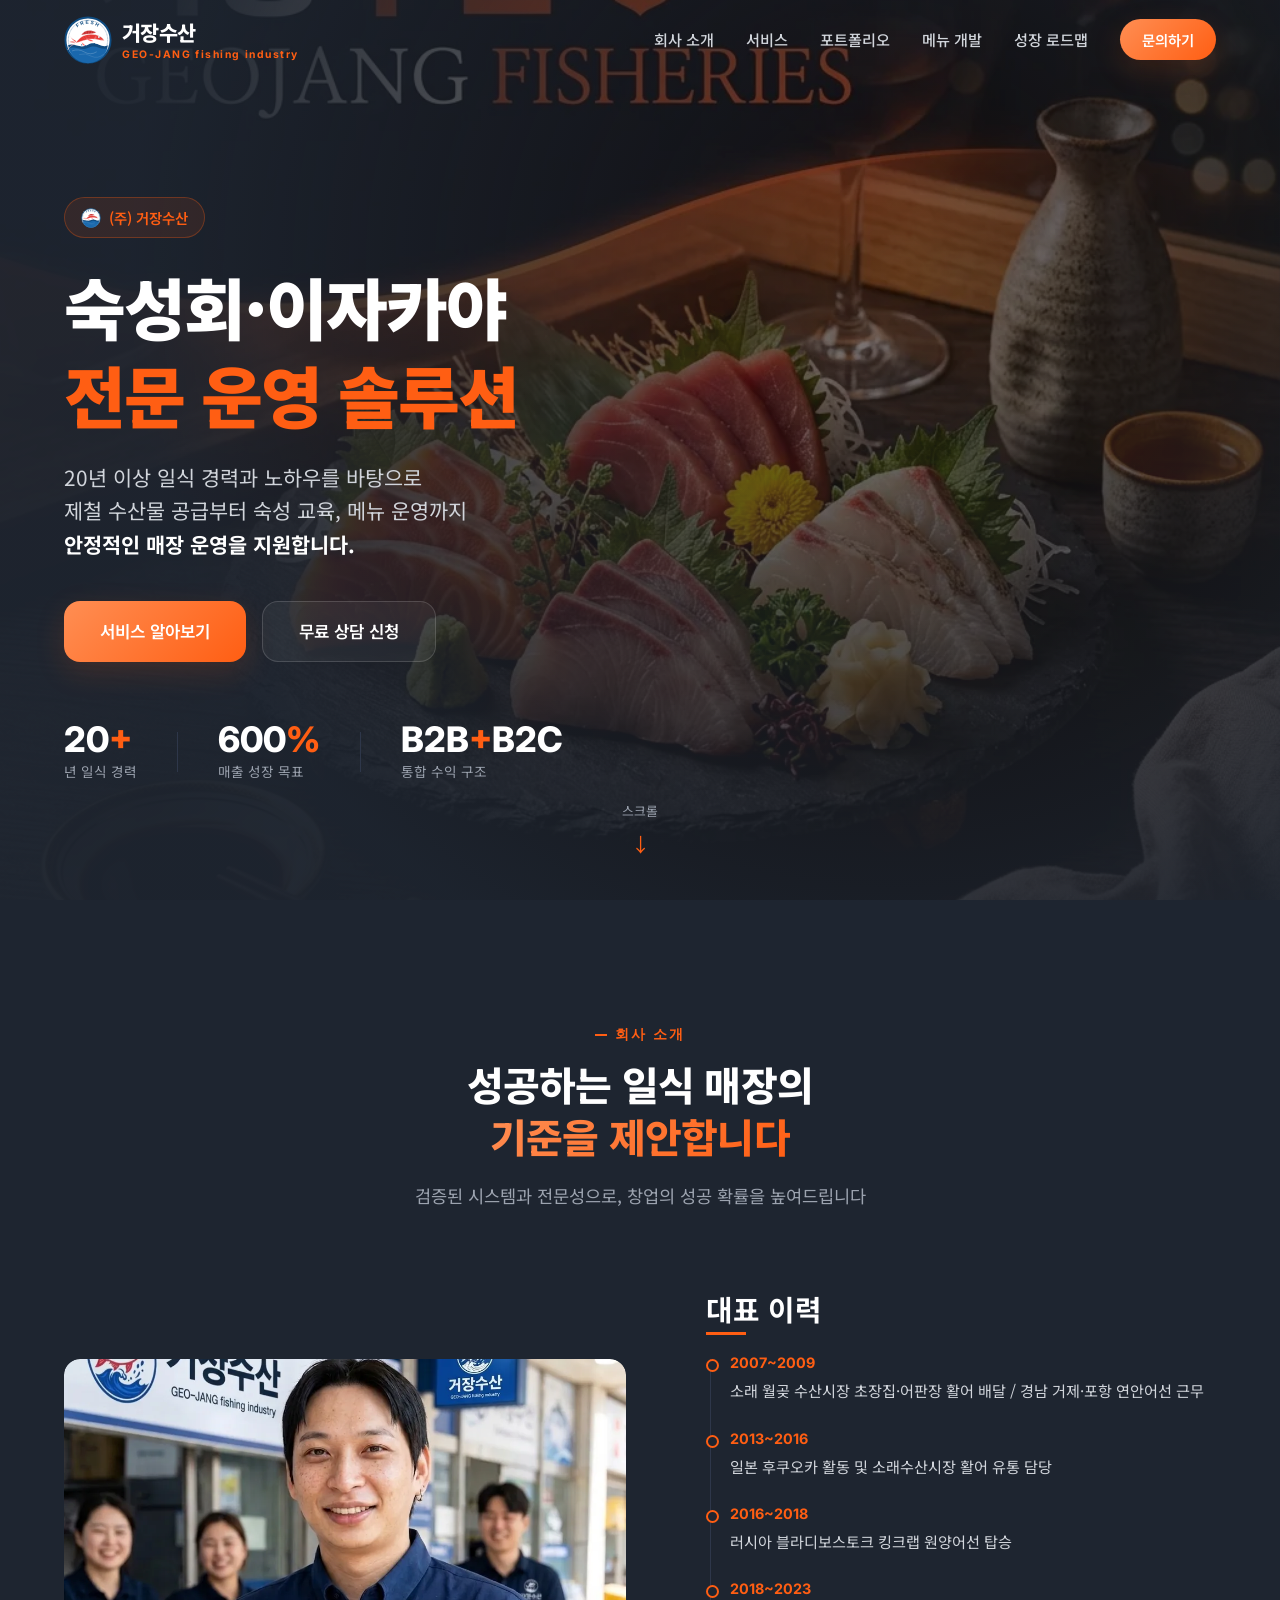
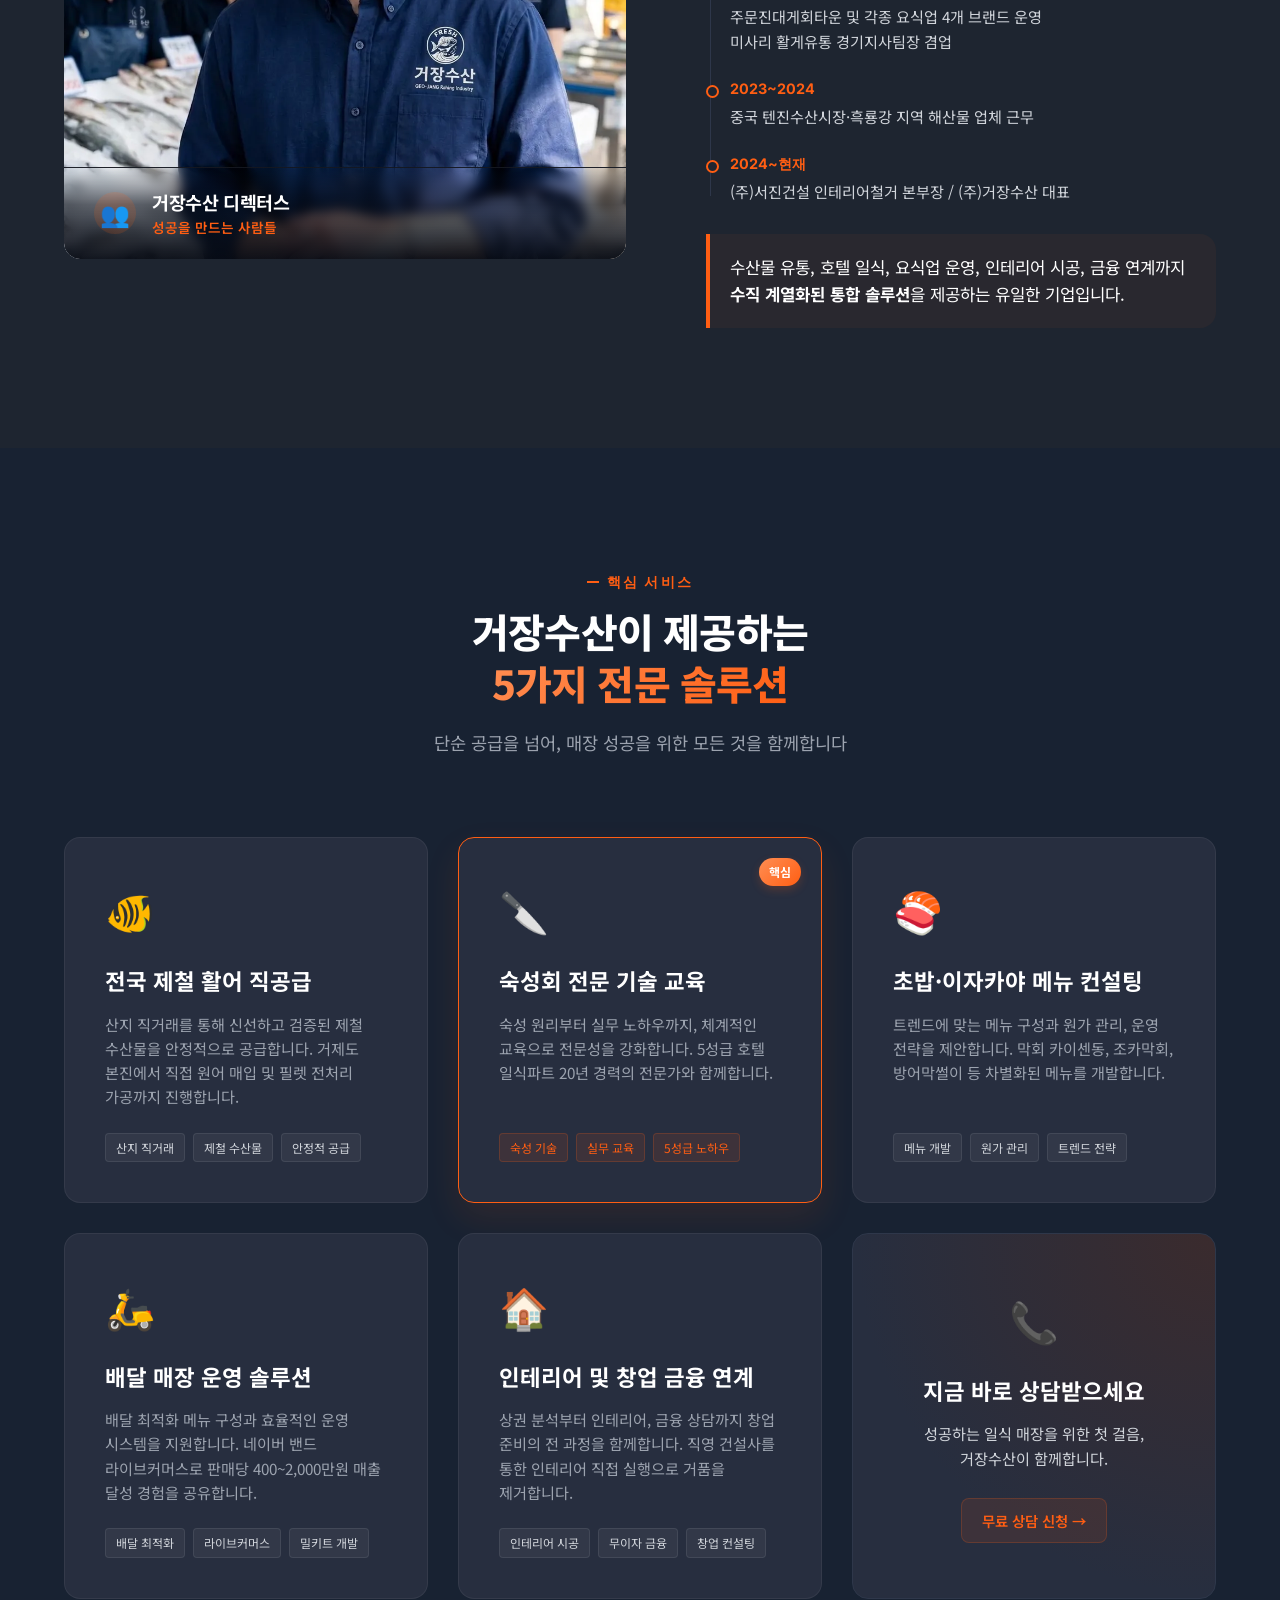
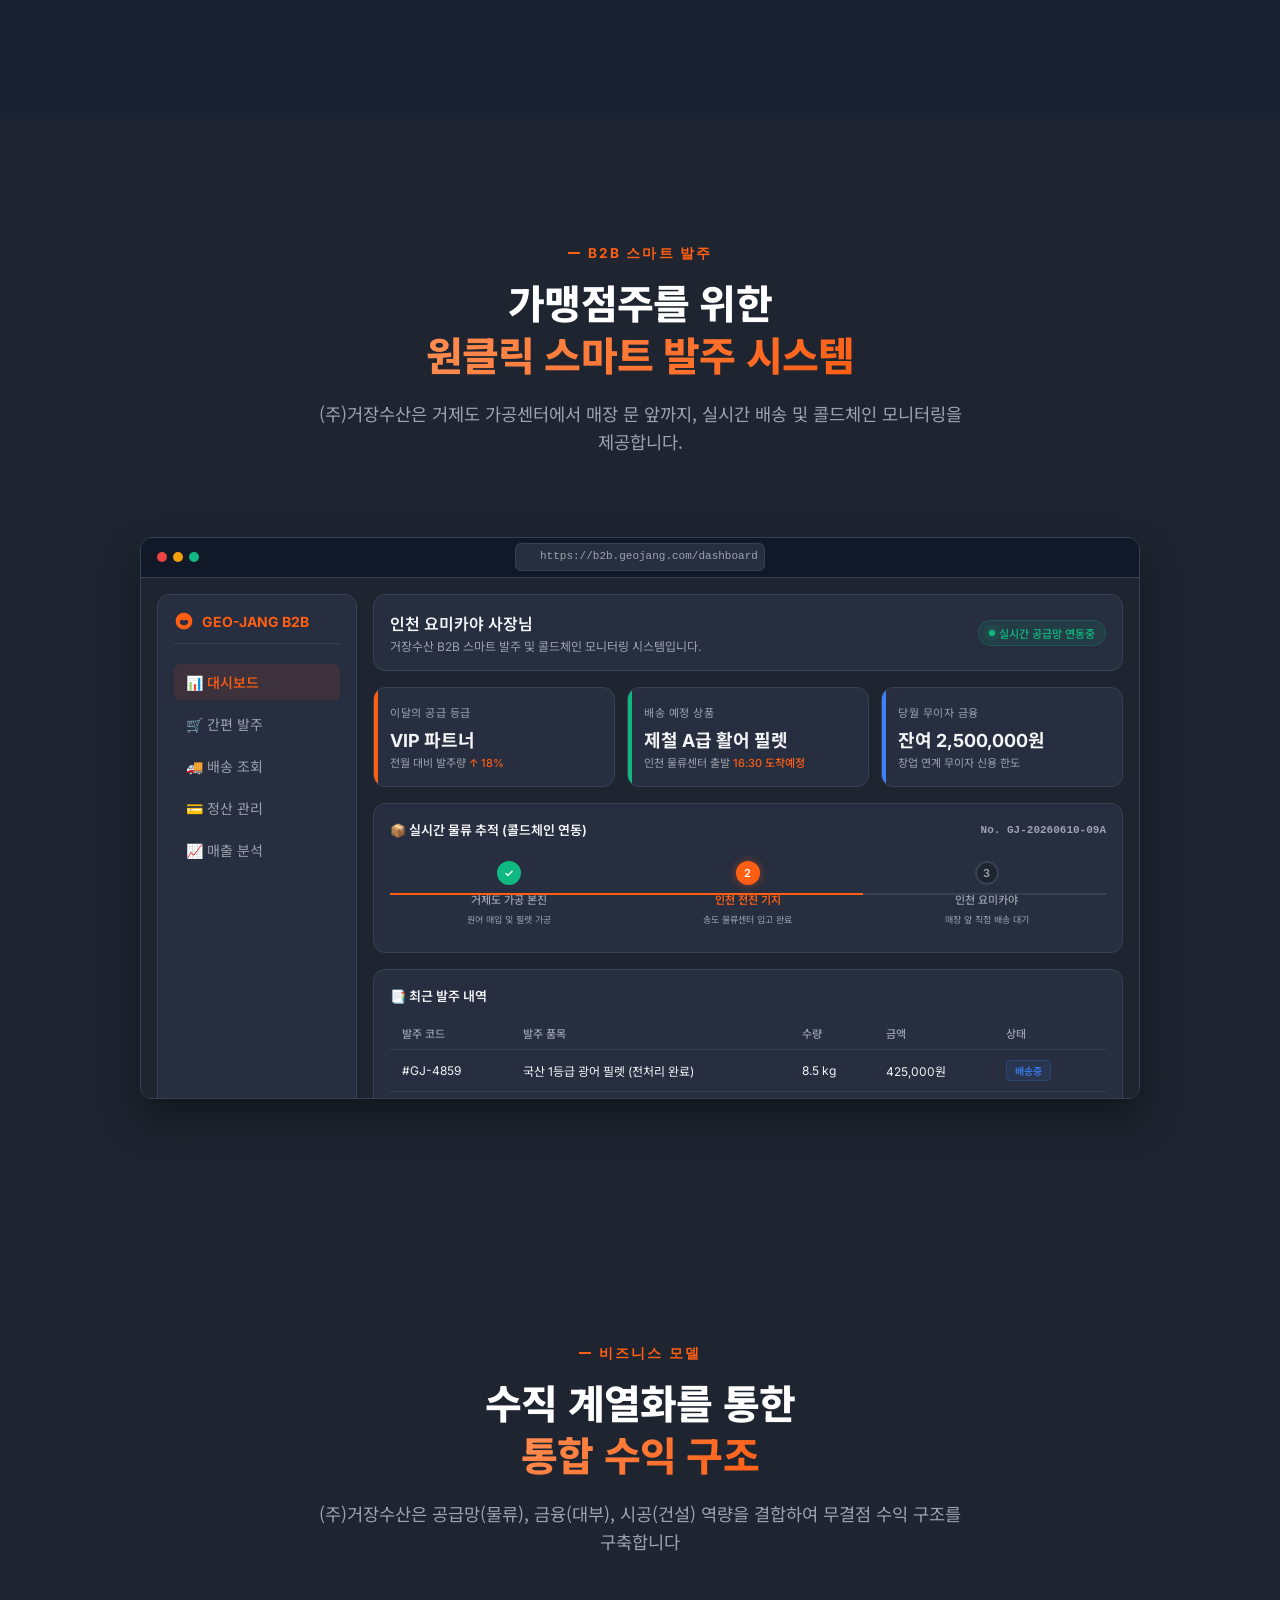
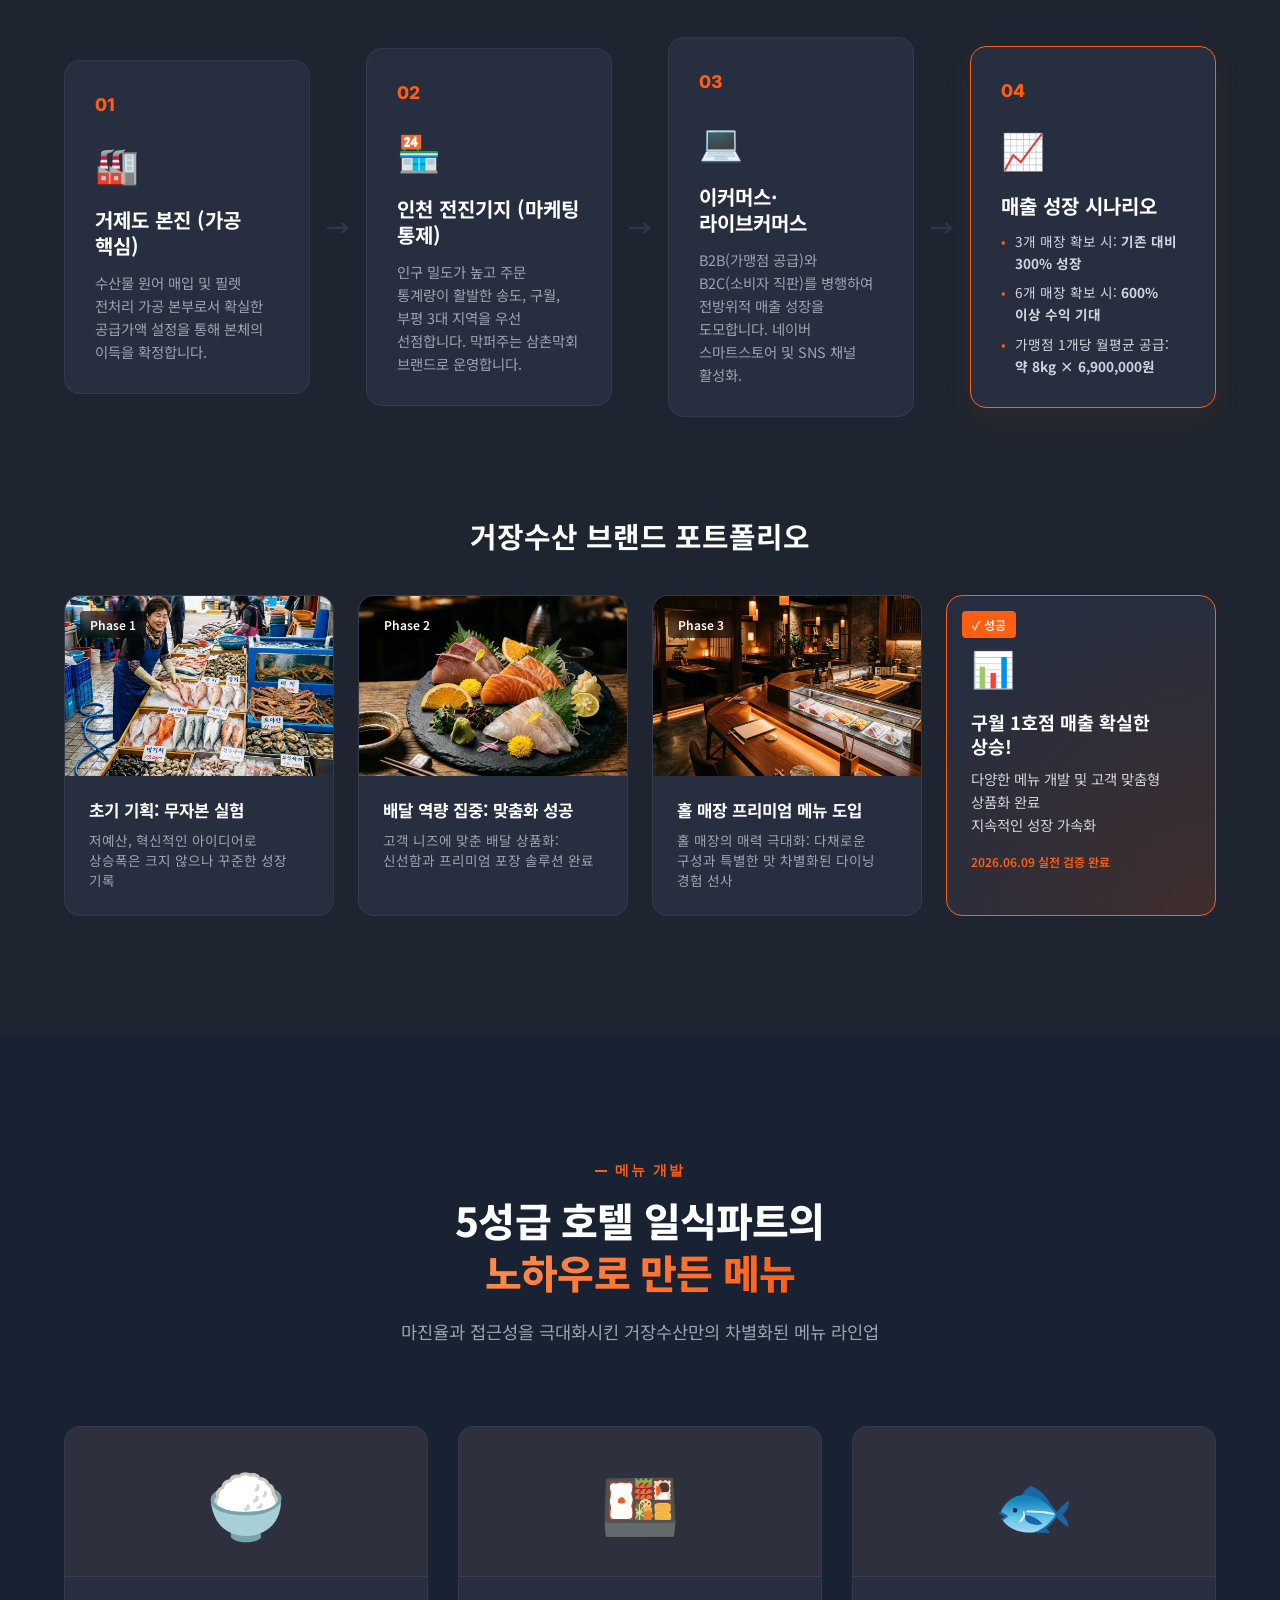
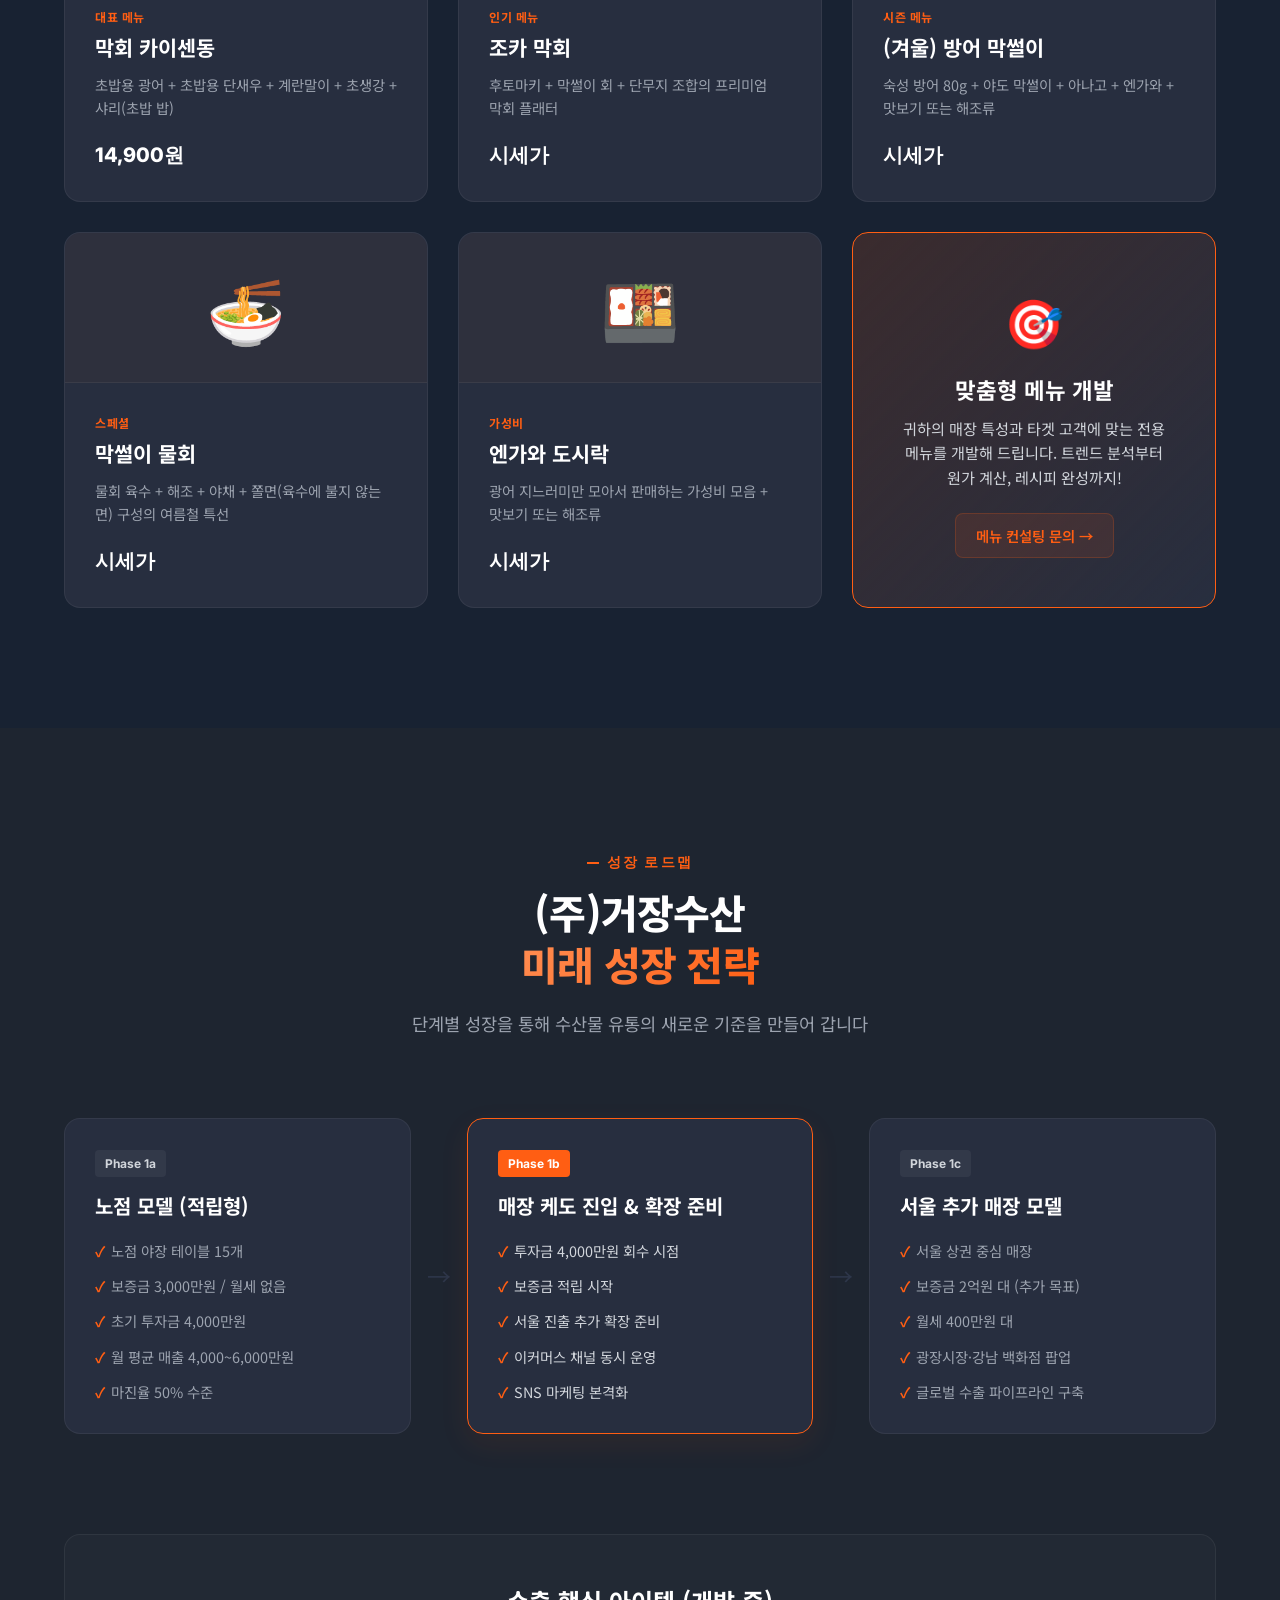
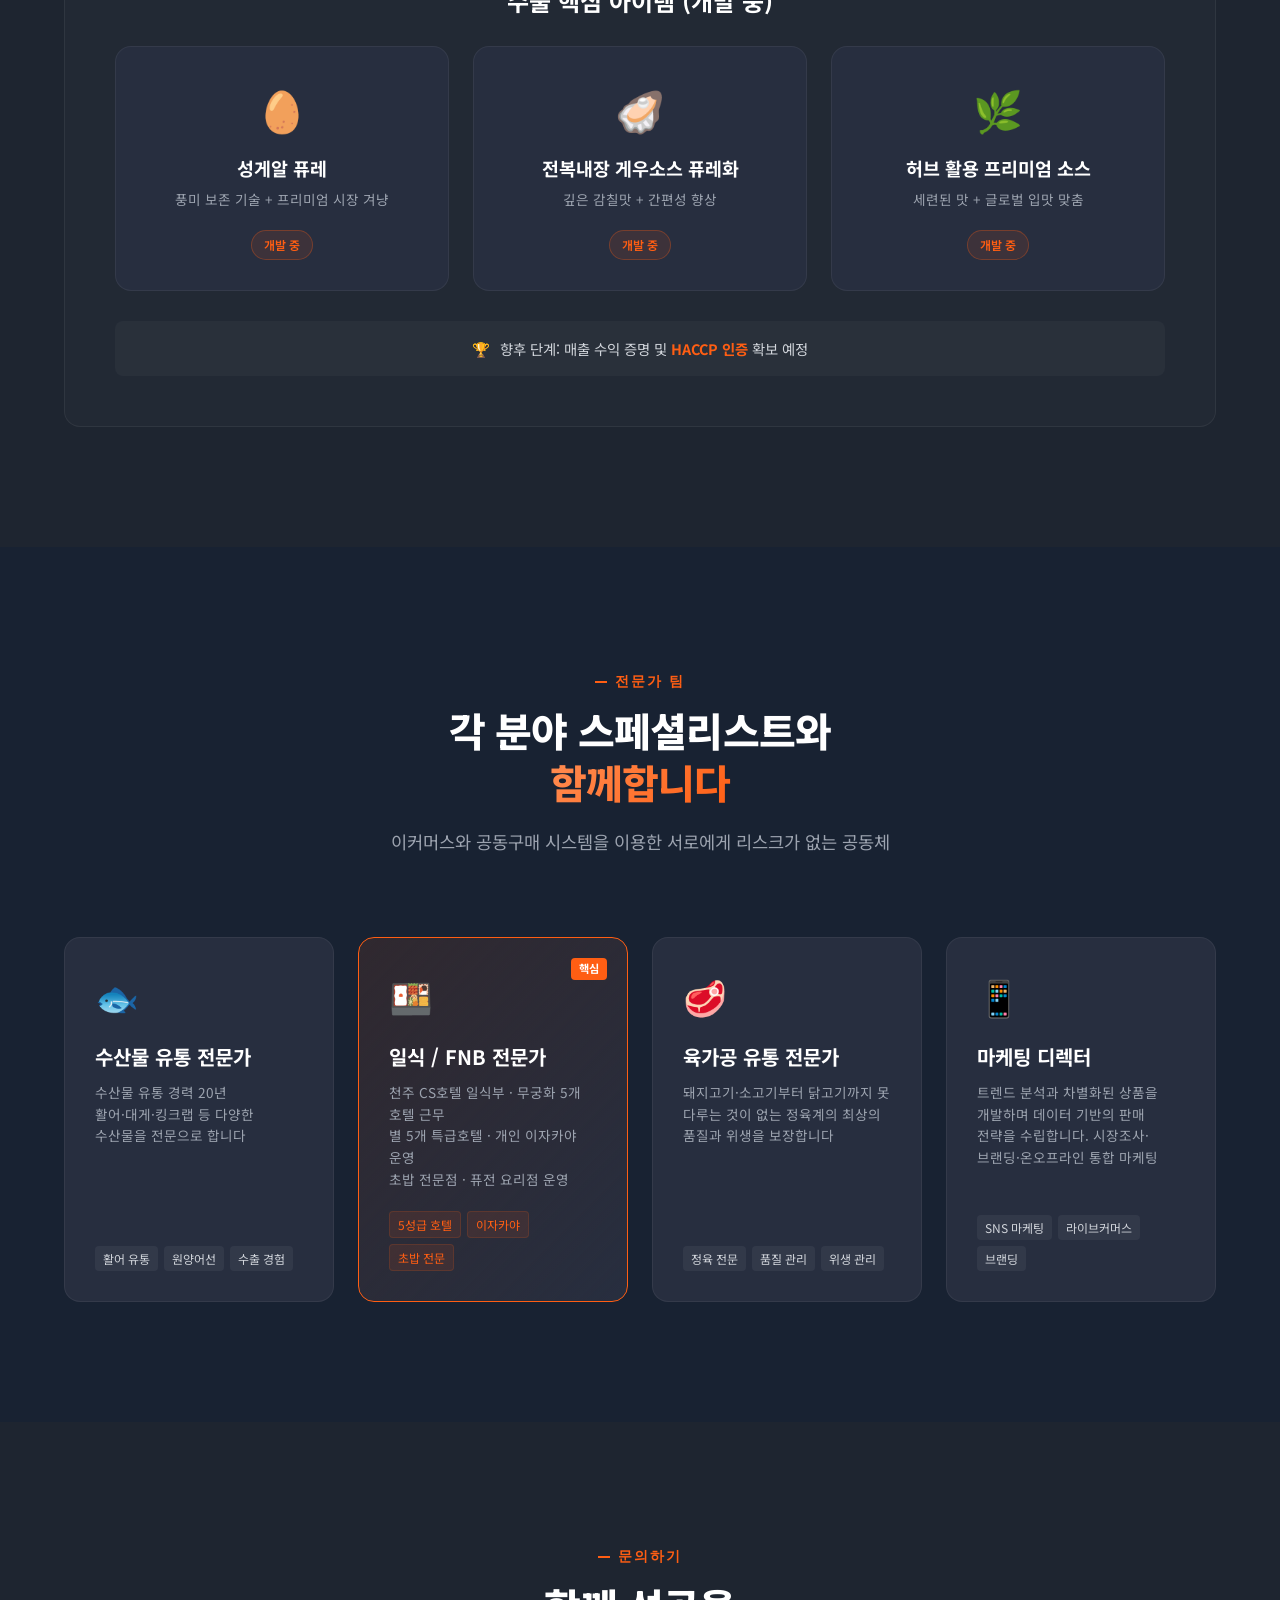
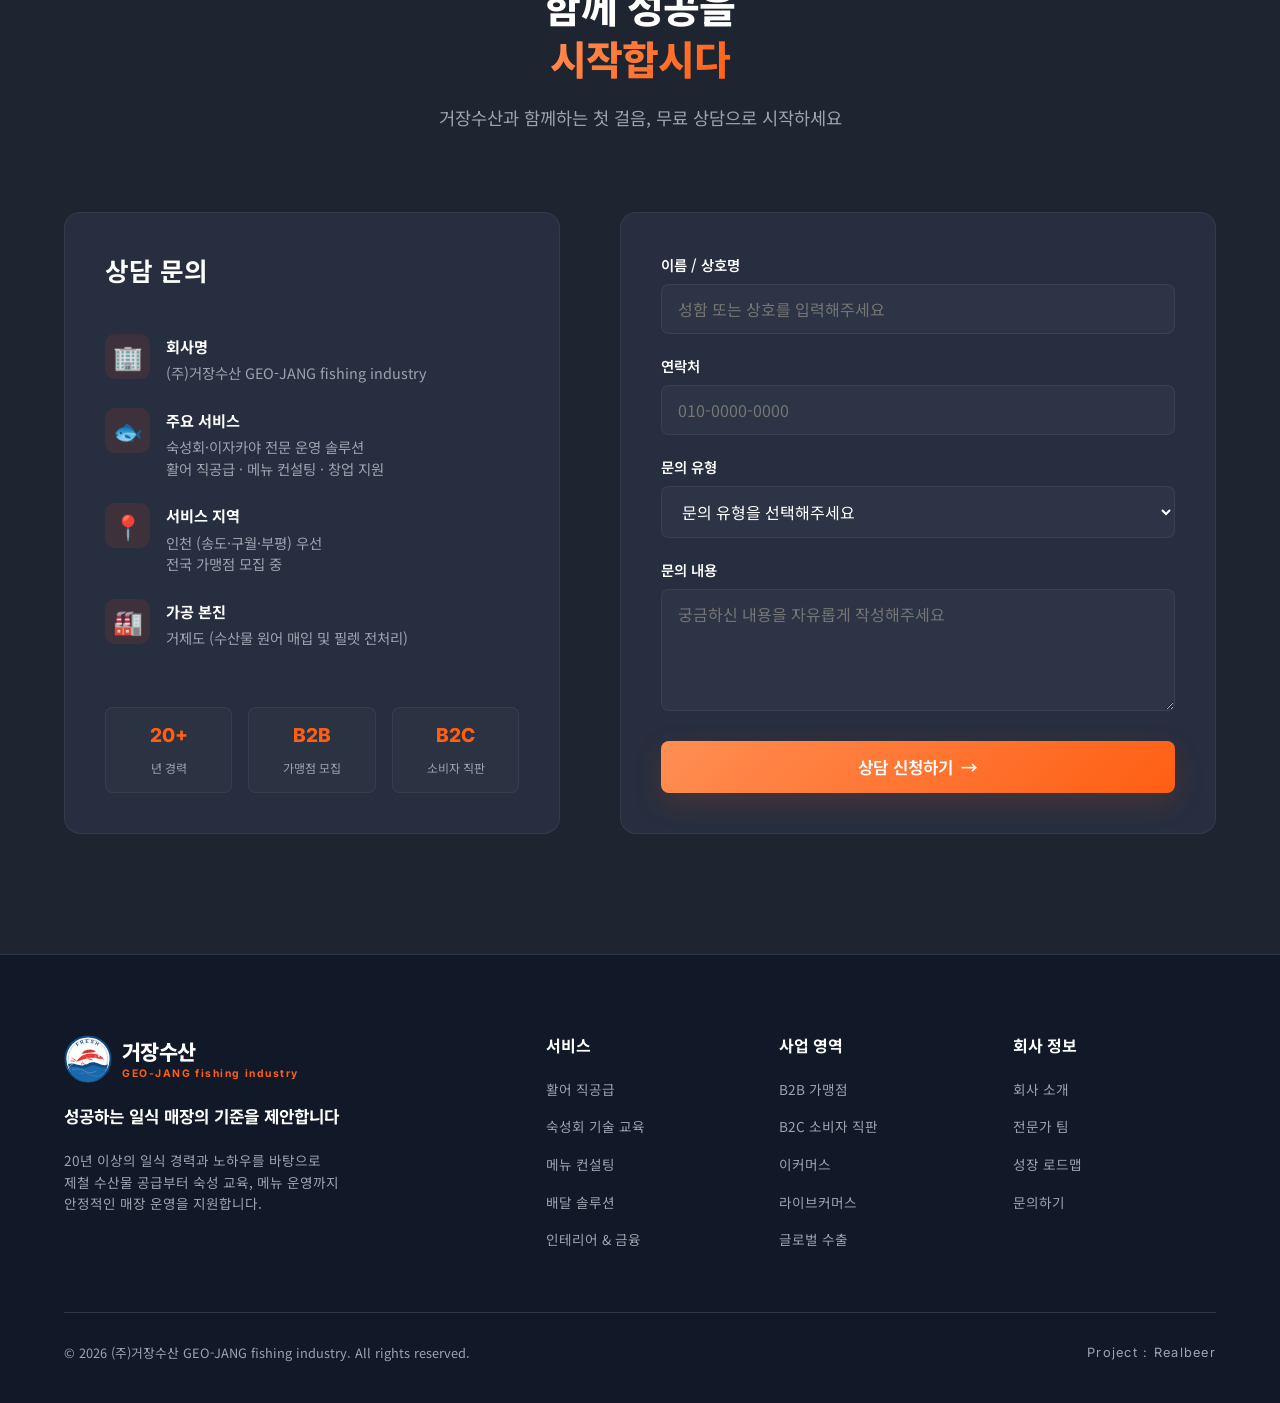
<file: index.html>
<!DOCTYPE html>
<html lang="ko">
<head>
    <meta charset="UTF-8">
    <meta name="viewport" content="width=device-width, initial-scale=1.0">
    <meta name="naver-site-verification" content="15f62227f0167bfae9649c8baaa1a16096bf0e02" />
    <meta name="description" content="(주)거장수산 - 20년 경력의 일식 노하우, 숙성회·이자카야 창업 및 운영 솔루션.">
    <meta name="keywords" content="거장수산, 숙성회, 이자카야, 활어직공급, 일식컨설팅, 수산물공급, 거장피셔리스">
    <meta property="og:title" content="(주)거장수산 GEO-JANG fishing industry">
    <meta property="og:description" content="숙성회·이자카야 전문 운영 솔루션 | 20년 이상의 전문성">
    <meta property="og:type" content="website">
    <title>(주)거장수산 | 숙성회·이자카야 전문 솔루션</title>
    <link rel="preconnect" href="https://fonts.googleapis.com">
    <link rel="preconnect" href="https://fonts.gstatic.com" crossorigin>
    <link href="https://fonts.googleapis.com/css2?family=Noto+Sans+KR:wght@300;400;500;600;700;800;900&family=Noto+Serif+KR:wght@400;600;700&family=Inter:wght@300;400;500;600;700;800&display=swap" rel="stylesheet">
    <link rel="stylesheet" href="style.css">
    <link rel="preload" href="images/hero_banner.webp" as="image" type="image/webp" fetchpriority="high">
</head>
<body>

    <!-- ===== NAVIGATION ===== -->
    <nav class="navbar" id="navbar">
        <div class="nav-container">
            <div class="nav-logo">
                <a href="#home" id="nav-logo-link">
                    <img src="images/logo.svg" alt="거장수산 로고" class="logo-img-icon">
                    <div class="logo-text">
                        <span class="logo-main">거장수산</span>
                        <span class="logo-sub">GEO-JANG fishing industry</span>
                    </div>
                </a>
            </div>
            <ul class="nav-menu" id="nav-menu">
                <li><a href="#about" class="nav-link" id="nav-about">회사 소개</a></li>
                <li><a href="#services" class="nav-link" id="nav-services">서비스</a></li>
                <li><a href="#portfolio" class="nav-link" id="nav-portfolio">포트폴리오</a></li>
                <li><a href="#menu" class="nav-link" id="nav-menu-link">메뉴 개발</a></li>
                <li><a href="#roadmap" class="nav-link" id="nav-roadmap">성장 로드맵</a></li>
                <li><a href="#contact" class="nav-link btn-nav" id="nav-contact">문의하기</a></li>
            </ul>
            <button class="hamburger" id="hamburger" aria-label="메뉴 열기">
                <span></span>
                <span></span>
                <span></span>
            </button>
        </div>
    </nav>

    <!-- ===== HERO SECTION ===== -->
    <section class="hero" id="home">
        <div class="hero-bg">
            <img src="images/hero_banner.webp" alt="거장수산 프리미엄 숙성회" class="hero-img" fetchpriority="high">
            <div class="hero-overlay"></div>
        </div>
        <div class="hero-content">
            <div class="hero-badge">
                <img src="images/logo.svg" alt="" class="hero-badge-logo">
                <span>(주) 거장수산</span>
            </div>
            <h1 class="hero-title">
                숙성회·이자카야<br>
                <span class="hero-accent">전문 운영 솔루션</span>
            </h1>
            <p class="hero-subtitle">
                20년 이상 일식 경력과 노하우를 바탕으로<br>
                제철 수산물 공급부터 숙성 교육, 메뉴 운영까지<br>
                <strong>안정적인 매장 운영을 지원합니다.</strong>
            </p>
            <div class="hero-cta">
                <a href="#services" class="btn-primary" id="hero-btn-services">서비스 알아보기</a>
                <a href="#contact" class="btn-secondary" id="hero-btn-contact">무료 상담 신청</a>
            </div>
            <div class="hero-stats">
                <div class="stat-item">
                    <span class="stat-num">20<span class="stat-plus">+</span></span>
                    <span class="stat-label">년 일식 경력</span>
                </div>
                <div class="stat-divider"></div>
                <div class="stat-item">
                    <span class="stat-num">600<span class="stat-plus">%</span></span>
                    <span class="stat-label">매출 성장 목표</span>
                </div>
                <div class="stat-divider"></div>
                <div class="stat-item">
                    <span class="stat-num">B2B<span class="stat-plus">+</span>B2C</span>
                    <span class="stat-label">통합 수익 구조</span>
                </div>
            </div>
        </div>
        <div class="hero-scroll">
            <div class="scroll-indicator" id="scroll-down">
                <span>스크롤</span>
                <div class="scroll-arrow">↓</div>
            </div>
        </div>
    </section>

    <!-- ===== ABOUT SECTION ===== -->
    <section class="about section" id="about">
        <div class="container">
            <div class="section-header">
                <span class="section-tag">회사 소개</span>
                <h2 class="section-title">성공하는 일식 매장의<br><span class="text-orange">기준을 제안합니다</span></h2>
                <p class="section-desc">검증된 시스템과 전문성으로, 창업의 성공 확률을 높여드립니다</p>
            </div>

            <div class="about-grid">
                <div class="about-img-wrap">
                    <img src="images/team.webp" alt="거장수산 전문가 팀" class="about-img" loading="lazy">
                    <div class="about-badge-card">
                        <div class="badge-icon">👥</div>
                        <div class="badge-text">
                            <strong>거장수산 디렉터스</strong>
                            <span>성공을 만드는 사람들</span>
                        </div>
                    </div>
                </div>
                <div class="about-content">
                    <div class="career-timeline">
                        <h3 class="about-heading">대표 이력</h3>
                        <div class="timeline">
                            <div class="tl-item">
                                <span class="tl-year">2007~2009</span>
                                <p>소래 월곶 수산시장 초장집·어판장 활어 배달 / 경남 거제·포항 연안어선 근무</p>
                            </div>
                            <div class="tl-item">
                                <span class="tl-year">2013~2016</span>
                                <p>일본 후쿠오카 활동 및 소래수산시장 활어 유통 담당</p>
                            </div>
                            <div class="tl-item">
                                <span class="tl-year">2016~2018</span>
                                <p>러시아 블라디보스토크 킹크랩 원양어선 탑승</p>
                            </div>
                            <div class="tl-item">
                                <span class="tl-year">2018~2023</span>
                                <p>주문진대게회타운 및 각종 요식업 4개 브랜드 운영<br>미사리 활게유통 경기지사팀장 겸업</p>
                            </div>
                            <div class="tl-item">
                                <span class="tl-year">2023~2024</span>
                                <p>중국 텐진수산시장·흑룡강 지역 해산물 업체 근무</p>
                            </div>
                            <div class="tl-item">
                                <span class="tl-year">2024~현재</span>
                                <p>(주)서진건설 인테리어철거 본부장 / (주)거장수산 대표</p>
                            </div>
                        </div>
                    </div>
                    <div class="about-highlight">
                        <p>수산물 유통, 호텔 일식, 요식업 운영, 인테리어 시공, 금융 연계까지<br>
                        <strong>수직 계열화된 통합 솔루션</strong>을 제공하는 유일한 기업입니다.</p>
                    </div>
                </div>
            </div>
        </div>
    </section>

    <!-- ===== SERVICES SECTION ===== -->
    <section class="services section" id="services">
        <div class="container">
            <div class="section-header light">
                <span class="section-tag">핵심 서비스</span>
                <h2 class="section-title white">거장수산이 제공하는<br><span class="text-orange">5가지 전문 솔루션</span></h2>
                <p class="section-desc white-desc">단순 공급을 넘어, 매장 성공을 위한 모든 것을 함께합니다</p>
            </div>

            <div class="services-grid">
                <div class="service-card" id="service-1">
                    <div class="service-icon">🐠</div>
                    <h3>전국 제철 활어 직공급</h3>
                    <p>산지 직거래를 통해 신선하고 검증된 제철 수산물을 안정적으로 공급합니다. 거제도 본진에서 직접 원어 매입 및 필렛 전처리 가공까지 진행합니다.</p>
                    <div class="service-tags">
                        <span>산지 직거래</span>
                        <span>제철 수산물</span>
                        <span>안정적 공급</span>
                    </div>
                </div>
                <div class="service-card featured" id="service-2">
                    <div class="service-badge-top">핵심</div>
                    <div class="service-icon">🔪</div>
                    <h3>숙성회 전문 기술 교육</h3>
                    <p>숙성 원리부터 실무 노하우까지, 체계적인 교육으로 전문성을 강화합니다. 5성급 호텔 일식파트 20년 경력의 전문가와 함께합니다.</p>
                    <div class="service-tags">
                        <span>숙성 기술</span>
                        <span>실무 교육</span>
                        <span>5성급 노하우</span>
                    </div>
                </div>
                <div class="service-card" id="service-3">
                    <div class="service-icon">🍣</div>
                    <h3>초밥·이자카야 메뉴 컨설팅</h3>
                    <p>트렌드에 맞는 메뉴 구성과 원가 관리, 운영 전략을 제안합니다. 막회 카이센동, 조카막회, 방어막썰이 등 차별화된 메뉴를 개발합니다.</p>
                    <div class="service-tags">
                        <span>메뉴 개발</span>
                        <span>원가 관리</span>
                        <span>트렌드 전략</span>
                    </div>
                </div>
                <div class="service-card" id="service-4">
                    <div class="service-icon">🛵</div>
                    <h3>배달 매장 운영 솔루션</h3>
                    <p>배달 최적화 메뉴 구성과 효율적인 운영 시스템을 지원합니다. 네이버 밴드 라이브커머스로 판매당 400~2,000만원 매출 달성 경험을 공유합니다.</p>
                    <div class="service-tags">
                        <span>배달 최적화</span>
                        <span>라이브커머스</span>
                        <span>밀키트 개발</span>
                    </div>
                </div>
                <div class="service-card" id="service-5">
                    <div class="service-icon">🏠</div>
                    <h3>인테리어 및 창업 금융 연계</h3>
                    <p>상권 분석부터 인테리어, 금융 상담까지 창업 준비의 전 과정을 함께합니다. 직영 건설사를 통한 인테리어 직접 실행으로 거품을 제거합니다.</p>
                    <div class="service-tags">
                        <span>인테리어 시공</span>
                        <span>무이자 금융</span>
                        <span>창업 컨설팅</span>
                    </div>
                </div>
                <div class="service-card cta-card" id="service-cta">
                    <div class="service-icon">📞</div>
                    <h3>지금 바로 상담받으세요</h3>
                    <p>성공하는 일식 매장을 위한 첫 걸음, 거장수산이 함께합니다.</p>
                    <a href="#contact" class="btn-primary-sm" id="service-consult-btn">무료 상담 신청 →</a>
                </div>
            </div>
        </div>
    </section>

    <!-- ===== B2B SYSTEM SECTION ===== -->
    <section class="b2b-section section" id="b2b-system">
        <div class="container">
            <div class="section-header">
                <span class="section-tag">B2B 스마트 발주</span>
                <h2 class="section-title">가맹점주를 위한<br><span class="text-orange">원클릭 스마트 발주 시스템</span></h2>
                <p class="section-desc">(주)거장수산은 거제도 가공센터에서 매장 문 앞까지, 실시간 배송 및 콜드체인 모니터링을 제공합니다.</p>
            </div>

            <!-- Browser Mockup Window -->
            <div class="browser-mockup">
                <div class="browser-header">
                    <div class="browser-buttons">
                        <span class="dot-red"></span>
                        <span class="dot-yellow"></span>
                        <span class="dot-green"></span>
                    </div>
                    <div class="browser-address">
                        <span>https://b2b.geojang.com/dashboard</span>
                    </div>
                </div>
                <div class="browser-content">
                    <iframe src="extracted_b2b_dashboard.html" title="B2B Dashboard Mockup" class="b2b-iframe" loading="lazy"></iframe>
                </div>
            </div>
        </div>
    </section>

    <!-- ===== BUSINESS MODEL SECTION ===== -->
    <section class="business section" id="portfolio">
        <div class="container">
            <div class="section-header">
                <span class="section-tag">비즈니스 모델</span>
                <h2 class="section-title">수직 계열화를 통한<br><span class="text-orange">통합 수익 구조</span></h2>
                <p class="section-desc">(주)거장수산은 공급망(물류), 금융(대부), 시공(건설) 역량을 결합하여 무결점 수익 구조를 구축합니다</p>
            </div>

            <div class="business-pillars">
                <div class="pillar" id="pillar-supply">
                    <div class="pillar-num">01</div>
                    <div class="pillar-icon">🏭</div>
                    <h3>거제도 본진 (가공 핵심)</h3>
                    <p>수산물 원어 매입 및 필렛 전처리 가공 본부로서 확실한 공급가액 설정을 통해 본체의 이득을 확정합니다.</p>
                </div>
                <div class="pillar-arrow">→</div>
                <div class="pillar" id="pillar-franchise">
                    <div class="pillar-num">02</div>
                    <div class="pillar-icon">🏪</div>
                    <h3>인천 전진기지 (마케팅 통제)</h3>
                    <p>인구 밀도가 높고 주문 통계량이 활발한 송도, 구월, 부평 3대 지역을 우선 선점합니다. 막퍼주는 삼촌막회 브랜드로 운영합니다.</p>
                </div>
                <div class="pillar-arrow">→</div>
                <div class="pillar" id="pillar-ecommerce">
                    <div class="pillar-num">03</div>
                    <div class="pillar-icon">💻</div>
                    <h3>이커머스·라이브커머스</h3>
                    <p>B2B(가맹점 공급)와 B2C(소비자 직판)를 병행하여 전방위적 매출 성장을 도모합니다. 네이버 스마트스토어 및 SNS 채널 활성화.</p>
                </div>
                <div class="pillar-arrow">→</div>
                <div class="pillar featured-pillar" id="pillar-growth">
                    <div class="pillar-num">04</div>
                    <div class="pillar-icon">📈</div>
                    <h3>매출 성장 시나리오</h3>
                    <ul class="pillar-list">
                        <li>3개 매장 확보 시: <strong>기존 대비 300% 성장</strong></li>
                        <li>6개 매장 확보 시: <strong>600% 이상 수익 기대</strong></li>
                        <li>가맹점 1개당 월평균 공급: <strong>약 8kg × 6,900,000원</strong></li>
                    </ul>
                </div>
            </div>

            <!-- Portfolio showcase -->
            <div class="portfolio-showcase">
                <h3 class="showcase-title">거장수산 브랜드 포트폴리오</h3>
                <div class="portfolio-grid">
                    <div class="portfolio-item" id="portfolio-1">
                        <div class="portfolio-phase">Phase 1</div>
                        <img src="images/fresh_fish.webp" alt="초기 기획 무자본 실험" class="portfolio-img" loading="lazy">
                        <div class="portfolio-info">
                            <h4>초기 기획: 무자본 실험</h4>
                            <p>저예산, 혁신적인 아이디어로 상승폭은 크지 않으나 꾸준한 성장 기록</p>
                        </div>
                    </div>
                    <div class="portfolio-item" id="portfolio-2">
                        <div class="portfolio-phase">Phase 2</div>
                        <img src="images/aged_fish.webp" alt="배달 역량 집중: 맞춤화 성공" class="portfolio-img" loading="lazy">
                        <div class="portfolio-info">
                            <h4>배달 역량 집중: 맞춤화 성공</h4>
                            <p>고객 니즈에 맞춘 배달 상품화: 신선함과 프리미엄 포장 솔루션 완료</p>
                        </div>
                    </div>
                    <div class="portfolio-item" id="portfolio-3">
                        <div class="portfolio-phase">Phase 3</div>
                        <img src="images/izakaya.webp" alt="홀 매장 프리미엄 메뉴 도입" class="portfolio-img" loading="lazy">
                        <div class="portfolio-info">
                            <h4>홀 매장 프리미엄 메뉴 도입</h4>
                            <p>홀 매장의 매력 극대화: 다채로운 구성과 특별한 맛 차별화된 다이닝 경험 선사</p>
                        </div>
                    </div>
                    <div class="portfolio-item success" id="portfolio-4">
                        <div class="portfolio-phase success-phase">✓ 성공</div>
                        <div class="portfolio-success-content">
                            <div class="success-icon">📊</div>
                            <h4>구월 1호점 매출 확실한 상승!</h4>
                            <p>다양한 메뉴 개발 및 고객 맞춤형 상품화 완료<br>지속적인 성장 가속화</p>
                            <div class="success-date">2026.06.09 실전 검증 완료</div>
                        </div>
                    </div>
                </div>
            </div>
        </div>
    </section>

    <!-- ===== MENU SECTION ===== -->
    <section class="menu-section section" id="menu">
        <div class="container">
            <div class="section-header">
                <span class="section-tag">메뉴 개발</span>
                <h2 class="section-title">5성급 호텔 일식파트의<br><span class="text-orange">노하우로 만든 메뉴</span></h2>
                <p class="section-desc">마진율과 접근성을 극대화시킨 거장수산만의 차별화된 메뉴 라인업</p>
            </div>

            <div class="menu-grid">
                <div class="menu-card" id="menu-1">
                    <div class="menu-img-wrap">
                        <div class="menu-emoji">🍚</div>
                    </div>
                    <div class="menu-content">
                        <div class="menu-category">대표 메뉴</div>
                        <h3>막회 카이센동</h3>
                        <p>초밥용 광어 + 초밥용 단새우 + 계란말이 + 초생강 + 샤리(초밥 밥)</p>
                        <div class="menu-price">14,900원</div>
                    </div>
                </div>
                <div class="menu-card" id="menu-2">
                    <div class="menu-img-wrap">
                        <div class="menu-emoji">🍱</div>
                    </div>
                    <div class="menu-content">
                        <div class="menu-category">인기 메뉴</div>
                        <h3>조카 막회</h3>
                        <p>후토마키 + 막썰이 회 + 단무지 조합의 프리미엄 막회 플래터</p>
                        <div class="menu-price">시세가</div>
                    </div>
                </div>
                <div class="menu-card" id="menu-3">
                    <div class="menu-img-wrap">
                        <div class="menu-emoji">🐟</div>
                    </div>
                    <div class="menu-content">
                        <div class="menu-category">시즌 메뉴</div>
                        <h3>(겨울) 방어 막썰이</h3>
                        <p>숙성 방어 80g + 야도 막썰이 + 아나고 + 엔가와 + 맛보기 또는 해조류</p>
                        <div class="menu-price">시세가</div>
                    </div>
                </div>
                <div class="menu-card" id="menu-4">
                    <div class="menu-img-wrap">
                        <div class="menu-emoji">🍜</div>
                    </div>
                    <div class="menu-content">
                        <div class="menu-category">스페셜</div>
                        <h3>막썰이 물회</h3>
                        <p>물회 육수 + 해조 + 야채 + 쫄면(육수에 불지 않는 면) 구성의 여름철 특선</p>
                        <div class="menu-price">시세가</div>
                    </div>
                </div>
                <div class="menu-card" id="menu-5">
                    <div class="menu-img-wrap">
                        <div class="menu-emoji">🍱</div>
                    </div>
                    <div class="menu-content">
                        <div class="menu-category">가성비</div>
                        <h3>엔가와 도시락</h3>
                        <p>광어 지느러미만 모아서 판매하는 가성비 모음 + 맛보기 또는 해조류</p>
                        <div class="menu-price">시세가</div>
                    </div>
                </div>
                <div class="menu-card highlight-card" id="menu-6">
                    <div class="menu-content-full">
                        <div class="menu-emoji-lg">🎯</div>
                        <h3>맞춤형 메뉴 개발</h3>
                        <p>귀하의 매장 특성과 타겟 고객에 맞는 전용 메뉴를 개발해 드립니다. 트렌드 분석부터 원가 계산, 레시피 완성까지!</p>
                        <a href="#contact" class="btn-primary-sm" id="menu-consult-btn">메뉴 컨설팅 문의 →</a>
                    </div>
                </div>
            </div>
        </div>
    </section>

    <!-- ===== ROADMAP SECTION ===== -->
    <section class="roadmap section" id="roadmap">
        <div class="container">
            <div class="section-header light">
                <span class="section-tag">성장 로드맵</span>
                <h2 class="section-title white">(주)거장수산<br><span class="text-orange">미래 성장 전략</span></h2>
                <p class="section-desc white-desc">단계별 성장을 통해 수산물 유통의 새로운 기준을 만들어 갑니다</p>
            </div>

            <div class="roadmap-phases">
                <div class="phase-card" id="phase-1a">
                    <div class="phase-label">Phase 1a</div>
                    <h3>노점 모델 (적립형)</h3>
                    <ul>
                        <li>노점 야장 테이블 15개</li>
                        <li>보증금 3,000만원 / 월세 없음</li>
                        <li>초기 투자금 4,000만원</li>
                        <li>월 평균 매출 4,000~6,000만원</li>
                        <li>마진율 50% 수준</li>
                    </ul>
                </div>
                <div class="phase-arrow">→</div>
                <div class="phase-card featured-phase" id="phase-1b">
                    <div class="phase-label">Phase 1b</div>
                    <h3>매장 케도 진입 & 확장 준비</h3>
                    <ul>
                        <li>투자금 4,000만원 회수 시점</li>
                        <li>보증금 적립 시작</li>
                        <li>서울 진출 추가 확장 준비</li>
                        <li>이커머스 채널 동시 운영</li>
                        <li>SNS 마케팅 본격화</li>
                    </ul>
                </div>
                <div class="phase-arrow">→</div>
                <div class="phase-card" id="phase-1c">
                    <div class="phase-label">Phase 1c</div>
                    <h3>서울 추가 매장 모델</h3>
                    <ul>
                        <li>서울 상권 중심 매장</li>
                        <li>보증금 2억원 대 (추가 목표)</li>
                        <li>월세 400만원 대</li>
                        <li>광장시장·강남 백화점 팝업</li>
                        <li>글로벌 수출 파이프라인 구축</li>
                    </ul>
                </div>
            </div>

            <!-- Future products -->
            <div class="future-products">
                <h3 class="future-title">수출 핵심 아이템 (개발 중)</h3>
                <div class="products-grid">
                    <div class="product-card" id="product-1">
                        <div class="product-emoji">🥚</div>
                        <h4>성게알 퓨레</h4>
                        <p>풍미 보존 기술 + 프리미엄 시장 겨냥</p>
                        <div class="product-status developing">개발 중</div>
                    </div>
                    <div class="product-card" id="product-2">
                        <div class="product-emoji">🦪</div>
                        <h4>전복내장 게우소스 퓨레화</h4>
                        <p>깊은 감칠맛 + 간편성 향상</p>
                        <div class="product-status developing">개발 중</div>
                    </div>
                    <div class="product-card" id="product-3">
                        <div class="product-emoji">🌿</div>
                        <h4>허브 활용 프리미엄 소스</h4>
                        <p>세련된 맛 + 글로벌 입맛 맞춤</p>
                        <div class="product-status developing">개발 중</div>
                    </div>
                </div>
                <div class="haccp-note">
                    <span>🏆</span>
                    <p>향후 단계: 매출 수익 증명 및 <strong>HACCP 인증</strong> 확보 예정</p>
                </div>
            </div>
        </div>
    </section>

    <!-- ===== TEAM / PARTNERS SECTION ===== -->
    <section class="team section" id="team">
        <div class="container">
            <div class="section-header">
                <span class="section-tag">전문가 팀</span>
                <h2 class="section-title">각 분야 스페셜리스트와<br><span class="text-orange">함께합니다</span></h2>
                <p class="section-desc">이커머스와 공동구매 시스템을 이용한 서로에게 리스크가 없는 공동체</p>
            </div>

            <div class="team-grid">
                <div class="team-card" id="team-1">
                    <div class="team-icon">🐟</div>
                    <h3>수산물 유통 전문가</h3>
                    <p>수산물 유통 경력 20년<br>활어·대게·킹크랩 등 다양한 수산물을 전문으로 합니다</p>
                    <div class="team-expertise">
                        <span>활어 유통</span>
                        <span>원양어선</span>
                        <span>수출 경험</span>
                    </div>
                </div>
                <div class="team-card featured-team" id="team-2">
                    <div class="team-icon">🍱</div>
                    <h3>일식 / FNB 전문가</h3>
                    <p>천주 CS호텔 일식부 · 무궁화 5개 호텔 근무<br>별 5개 특급호텔 · 개인 이자카야 운영<br>초밥 전문점 · 퓨전 요리점 운영</p>
                    <div class="team-expertise">
                        <span>5성급 호텔</span>
                        <span>이자카야</span>
                        <span>초밥 전문</span>
                    </div>
                </div>
                <div class="team-card" id="team-3">
                    <div class="team-icon">🥩</div>
                    <h3>육가공 유통 전문가</h3>
                    <p>돼지고기·소고기부터 닭고기까지 못 다루는 것이 없는 정육계의 최상의 품질과 위생을 보장합니다</p>
                    <div class="team-expertise">
                        <span>정육 전문</span>
                        <span>품질 관리</span>
                        <span>위생 관리</span>
                    </div>
                </div>
                <div class="team-card" id="team-4">
                    <div class="team-icon">📱</div>
                    <h3>마케팅 디렉터</h3>
                    <p>트렌드 분석과 차별화된 상품을 개발하며 데이터 기반의 판매 전략을 수립합니다. 시장조사·브랜딩·온오프라인 통합 마케팅</p>
                    <div class="team-expertise">
                        <span>SNS 마케팅</span>
                        <span>라이브커머스</span>
                        <span>브랜딩</span>
                    </div>
                </div>
            </div>
        </div>
    </section>

    <!-- ===== CONTACT SECTION ===== -->
    <section class="contact section" id="contact">
        <div class="container">
            <div class="section-header light">
                <span class="section-tag">문의하기</span>
                <h2 class="section-title white">함께 성공을<br><span class="text-orange">시작합시다</span></h2>
                <p class="section-desc white-desc">거장수산과 함께하는 첫 걸음, 무료 상담으로 시작하세요</p>
            </div>

            <div class="contact-wrap">
                <div class="contact-info">
                    <h3>상담 문의</h3>
                    <div class="info-items">
                        <div class="info-item" id="info-company">
                            <div class="info-icon">🏢</div>
                            <div>
                                <strong>회사명</strong>
                                <p>(주)거장수산 GEO-JANG fishing industry</p>
                            </div>
                        </div>
                        <div class="info-item" id="info-service">
                            <div class="info-icon">🐟</div>
                            <div>
                                <strong>주요 서비스</strong>
                                <p>숙성회·이자카야 전문 운영 솔루션<br>활어 직공급 · 메뉴 컨설팅 · 창업 지원</p>
                            </div>
                        </div>
                        <div class="info-item" id="info-location">
                            <div class="info-icon">📍</div>
                            <div>
                                <strong>서비스 지역</strong>
                                <p>인천 (송도·구월·부평) 우선<br>전국 가맹점 모집 중</p>
                            </div>
                        </div>
                        <div class="info-item" id="info-base">
                            <div class="info-icon">🏭</div>
                            <div>
                                <strong>가공 본진</strong>
                                <p>거제도 (수산물 원어 매입 및 필렛 전처리)</p>
                            </div>
                        </div>
                    </div>

                    <div class="contact-badges">
                        <div class="contact-badge">
                            <span class="badge-num">20+</span>
                            <span class="badge-label">년 경력</span>
                        </div>
                        <div class="contact-badge">
                            <span class="badge-num">B2B</span>
                            <span class="badge-label">가맹점 모집</span>
                        </div>
                        <div class="contact-badge">
                            <span class="badge-num">B2C</span>
                            <span class="badge-label">소비자 직판</span>
                        </div>
                    </div>
                </div>

                <form class="contact-form" id="contact-form">
                    <div class="form-group">
                        <label for="name">이름 / 상호명</label>
                        <input type="text" id="name" name="name" placeholder="성함 또는 상호를 입력해주세요" required>
                    </div>
                    <div class="form-group">
                        <label for="phone">연락처</label>
                        <input type="tel" id="phone" name="phone" placeholder="010-0000-0000" required>
                    </div>
                    <div class="form-group">
                        <label for="inquiry-type">문의 유형</label>
                        <select id="inquiry-type" name="inquiry-type">
                            <option value="">문의 유형을 선택해주세요</option>
                            <option value="supply">활어 직공급 문의</option>
                            <option value="education">숙성회 기술 교육</option>
                            <option value="consulting">메뉴 컨설팅</option>
                            <option value="franchise">가맹점 창업</option>
                            <option value="delivery">배달 솔루션</option>
                            <option value="ecommerce">이커머스·라이브커머스</option>
                            <option value="other">기타 문의</option>
                        </select>
                    </div>
                    <div class="form-group">
                        <label for="message">문의 내용</label>
                        <textarea id="message" name="message" rows="4" placeholder="궁금하신 내용을 자유롭게 작성해주세요"></textarea>
                    </div>
                    <button type="submit" class="btn-submit" id="form-submit">
                        <span>상담 신청하기</span>
                        <span class="btn-arrow">→</span>
                    </button>
                </form>
            </div>
        </div>
    </section>

    <!-- ===== FOOTER ===== -->
    <footer class="footer">
        <div class="footer-container">
            <div class="footer-brand">
                <div class="footer-logo">
                    <img src="images/logo.svg" alt="거장수산 로고" class="logo-img-icon">
                    <div class="logo-text">
                        <span class="logo-main">거장수산</span>
                        <span class="logo-sub">GEO-JANG fishing industry</span>
                    </div>
                </div>
                <p class="footer-tagline">성공하는 일식 매장의 기준을 제안합니다</p>
                <p class="footer-desc">20년 이상의 일식 경력과 노하우를 바탕으로<br>제철 수산물 공급부터 숙성 교육, 메뉴 운영까지<br>안정적인 매장 운영을 지원합니다.</p>
            </div>
            <div class="footer-links">
                <div class="footer-col">
                    <h4>서비스</h4>
                    <ul>
                        <li><a href="#services" id="footer-link-1">활어 직공급</a></li>
                        <li><a href="#services" id="footer-link-2">숙성회 기술 교육</a></li>
                        <li><a href="#services" id="footer-link-3">메뉴 컨설팅</a></li>
                        <li><a href="#services" id="footer-link-4">배달 솔루션</a></li>
                        <li><a href="#services" id="footer-link-5">인테리어 & 금융</a></li>
                    </ul>
                </div>
                <div class="footer-col">
                    <h4>사업 영역</h4>
                    <ul>
                        <li><a href="#b2b-system" id="footer-link-6">B2B 가맹점</a></li>
                        <li><a href="#portfolio" id="footer-link-7">B2C 소비자 직판</a></li>
                        <li><a href="#portfolio" id="footer-link-8">이커머스</a></li>
                        <li><a href="#portfolio" id="footer-link-9">라이브커머스</a></li>
                        <li><a href="#roadmap" id="footer-link-10">글로벌 수출</a></li>
                    </ul>
                </div>
                <div class="footer-col">
                    <h4>회사 정보</h4>
                    <ul>
                        <li><a href="#about" id="footer-link-11">회사 소개</a></li>
                        <li><a href="#team" id="footer-link-12">전문가 팀</a></li>
                        <li><a href="#roadmap" id="footer-link-13">성장 로드맵</a></li>
                        <li><a href="#contact" id="footer-link-14">문의하기</a></li>
                    </ul>
                </div>
            </div>
        </div>
        <div class="footer-bottom">
            <p>&copy; 2026 (주)거장수산 GEO-JANG fishing industry. All rights reserved.</p>
            <p class="footer-sub">Project : Realbeer</p>
        </div>
    </footer>

    <script src="script.js"></script>
</body>
</html>
</file>
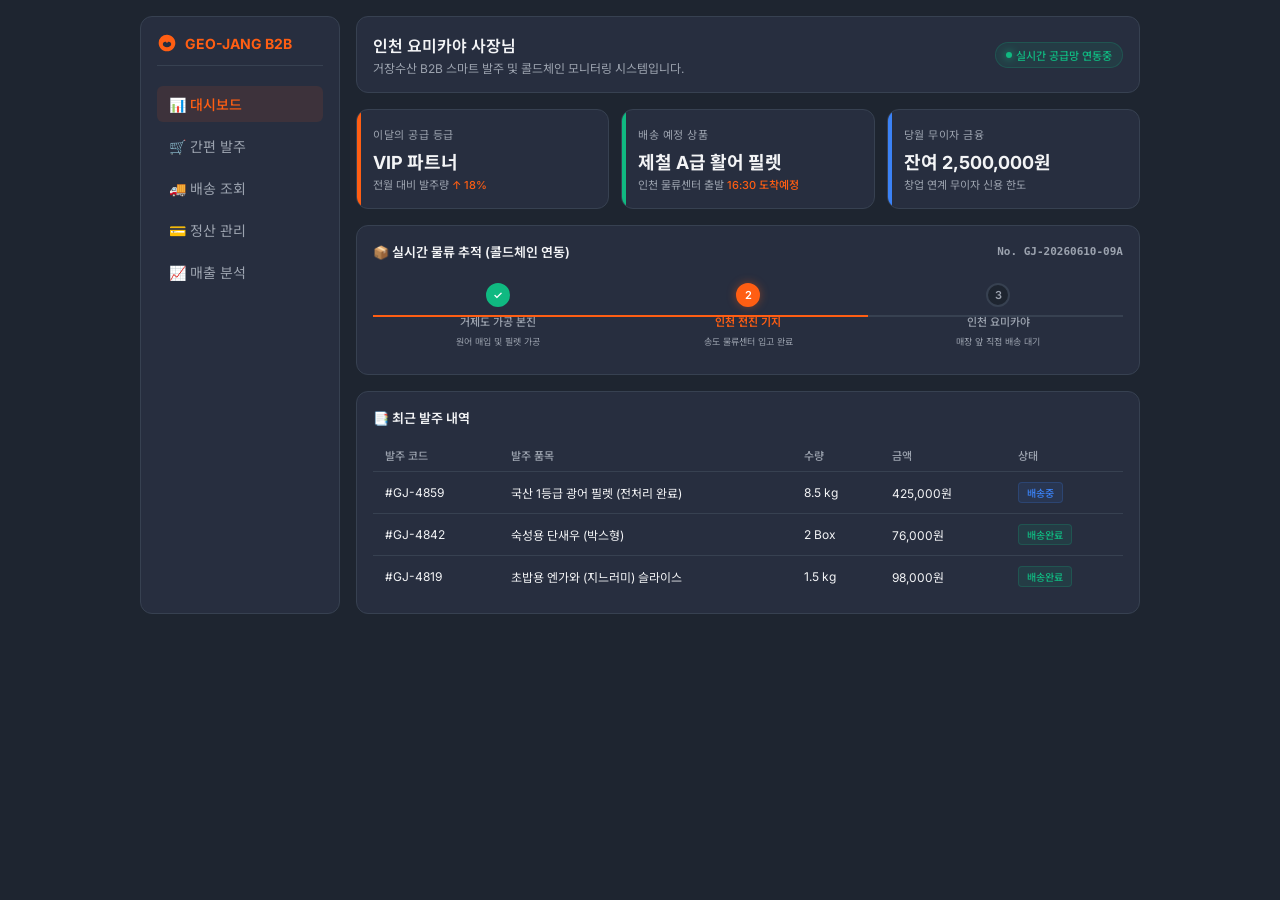
<file: extracted_b2b_dashboard.html>
<!DOCTYPE html>
<html lang="ko">
<head>
    <meta charset="UTF-8">
    <meta name="viewport" content="width=device-width, initial-scale=1.0">
    <title>B2B 발주 시스템 모니터링 대시보드</title>
    <link rel="preconnect" href="https://fonts.googleapis.com">
    <link rel="preconnect" href="https://fonts.gstatic.com" crossorigin>
    <link href="https://fonts.googleapis.com/css2?family=Inter:wght@300;400;500;600;700&family=Noto+Sans+KR:wght@300;400;500;700&display=swap" rel="stylesheet">
    <style>
        :root {
            --primary: #FF5E13;
            --primary-light: rgba(255, 94, 19, 0.1);
            --dark-bg: #1E2530;
            --card-bg: #272E3F;
            --border: #374151;
            --text-main: #F3F4F6;
            --text-muted: #9CA3AF;
            --success: #10B981;
            --warning: #F59E0B;
            --info: #3B82F6;
        }

        * {
            margin: 0;
            padding: 0;
            box-sizing: border-box;
            font-family: 'Inter', 'Noto Sans KR', sans-serif;
        }

        body {
            background: var(--dark-bg);
            color: var(--text-main);
            padding: 16px;
            font-size: 14px;
            overflow-x: hidden;
        }

        /* Dashboard Container */
        .dashboard-container {
            display: grid;
            grid-template-columns: 200px 1fr;
            gap: 16px;
            max-width: 1000px;
            margin: 0 auto;
            min-height: 480px;
        }

        /* Sidebar */
        .sidebar {
            background: var(--card-bg);
            border: 1px solid var(--border);
            border-radius: 12px;
            padding: 16px;
            display: flex;
            flex-direction: column;
            gap: 20px;
        }

        .logo-area {
            display: flex;
            align-items: center;
            gap: 8px;
            font-weight: 700;
            font-size: 14px;
            color: var(--primary);
            border-bottom: 1px solid var(--border);
            padding-bottom: 12px;
        }

        .logo-area svg {
            width: 20px;
            height: 20px;
            fill: var(--primary);
        }

        .nav-list {
            list-style: none;
            display: flex;
            flex-direction: column;
            gap: 6px;
        }

        .nav-item a {
            display: flex;
            align-items: center;
            gap: 8px;
            padding: 8px 12px;
            color: var(--text-muted);
            text-decoration: none;
            border-radius: 6px;
            transition: all 0.2s ease;
        }

        .nav-item.active a, .nav-item a:hover {
            background: var(--primary-light);
            color: var(--primary);
            font-weight: 500;
        }

        /* Main Content */
        .main-content {
            display: flex;
            flex-direction: column;
            gap: 16px;
        }

        /* Header */
        .header {
            background: var(--card-bg);
            border: 1px solid var(--border);
            border-radius: 12px;
            padding: 16px;
            display: flex;
            justify-content: space-between;
            align-items: center;
        }

        .user-greeting h2 {
            font-size: 16px;
            font-weight: 600;
            color: var(--text-main);
            margin-bottom: 2px;
        }

        .user-greeting p {
            font-size: 12px;
            color: var(--text-muted);
        }

        .status-badge {
            background: rgba(16, 185, 129, 0.1);
            color: var(--success);
            border: 1px solid rgba(16, 185, 129, 0.2);
            padding: 4px 10px;
            border-radius: 20px;
            font-size: 11px;
            font-weight: 500;
            display: flex;
            align-items: center;
            gap: 4px;
        }

        .status-dot {
            width: 6px;
            height: 6px;
            background: var(--success);
            border-radius: 50%;
            display: inline-block;
            box-shadow: 0 0 8px var(--success);
        }

        /* Stats Grid */
        .stats-grid {
            display: grid;
            grid-template-columns: repeat(3, 1fr);
            gap: 12px;
        }

        .stat-card {
            background: var(--card-bg);
            border: 1px solid var(--border);
            border-radius: 12px;
            padding: 16px;
            position: relative;
            overflow: hidden;
        }

        .stat-card::before {
            content: '';
            position: absolute;
            top: 0;
            left: 0;
            width: 4px;
            height: 100%;
            background: var(--primary);
        }

        .stat-card.success::before {
            background: var(--success);
        }

        .stat-card.info::before {
            background: var(--info);
        }

        .stat-label {
            font-size: 11px;
            color: var(--text-muted);
            margin-bottom: 6px;
            text-transform: uppercase;
            letter-spacing: 0.5px;
        }

        .stat-val {
            font-size: 18px;
            font-weight: 700;
            color: var(--text-main);
            margin-bottom: 2px;
        }

        .stat-sub {
            font-size: 11px;
            color: var(--text-muted);
        }

        .highlight-text {
            color: var(--primary);
            font-weight: 500;
        }

        /* Tracker Section */
        .tracker-section {
            background: var(--card-bg);
            border: 1px solid var(--border);
            border-radius: 12px;
            padding: 16px;
        }

        .section-heading {
            font-size: 13px;
            font-weight: 600;
            color: var(--text-main);
            margin-bottom: 12px;
            display: flex;
            justify-content: space-between;
            align-items: center;
        }

        .shipment-id {
            font-size: 11px;
            color: var(--text-muted);
            font-family: monospace;
        }

        /* Progress Steps */
        .progress-steps {
            display: flex;
            justify-content: space-between;
            align-items: center;
            position: relative;
            padding: 10px 0;
            margin-top: 10px;
        }

        .progress-steps::before {
            content: '';
            position: absolute;
            top: 50%;
            left: 0;
            width: 100%;
            height: 2px;
            background: var(--border);
            transform: translateY(-50%);
            z-index: 1;
        }

        .progress-line-active {
            position: absolute;
            top: 50%;
            left: 0;
            width: 66%;
            height: 2px;
            background: var(--primary);
            transform: translateY(-50%);
            z-index: 1;
        }

        .step {
            display: flex;
            flex-direction: column;
            align-items: center;
            gap: 6px;
            z-index: 2;
            width: 33.33%;
        }

        .step-icon {
            width: 24px;
            height: 24px;
            border-radius: 50%;
            background: var(--dark-bg);
            border: 2px solid var(--border);
            display: flex;
            align-items: center;
            justify-content: center;
            font-size: 11px;
            color: var(--text-muted);
            font-weight: 600;
            transition: all 0.3s ease;
        }

        .step.active .step-icon {
            border-color: var(--primary);
            background: var(--primary);
            color: #FFFFFF;
            box-shadow: 0 0 10px rgba(255, 94, 19, 0.4);
        }

        .step.completed .step-icon {
            border-color: var(--success);
            background: var(--success);
            color: #FFFFFF;
        }

        .step-label {
            font-size: 11px;
            font-weight: 500;
            color: var(--text-muted);
            text-align: center;
        }

        .step.active .step-label {
            color: var(--primary);
            font-weight: 600;
        }

        .step-desc {
            font-size: 9px;
            color: var(--text-muted);
            text-align: center;
        }

        /* Order Table */
        .order-section {
            background: var(--card-bg);
            border: 1px solid var(--border);
            border-radius: 12px;
            padding: 16px;
        }

        .order-table {
            width: 100%;
            border-collapse: collapse;
            text-align: left;
            margin-top: 8px;
        }

        .order-table th {
            font-size: 11px;
            color: var(--text-muted);
            font-weight: 500;
            padding: 8px 12px;
            border-bottom: 1px solid var(--border);
        }

        .order-table td {
            padding: 10px 12px;
            border-bottom: 1px solid var(--border);
            font-size: 12px;
        }

        .order-table tr:last-child td {
            border-bottom: none;
        }

        .badge-status {
            display: inline-block;
            padding: 2px 8px;
            border-radius: 4px;
            font-size: 10px;
            font-weight: 500;
        }

        .badge-status.preparing {
            background: rgba(245, 158, 11, 0.1);
            color: var(--warning);
            border: 1px solid rgba(245, 158, 11, 0.2);
        }

        .badge-status.delivering {
            background: rgba(59, 130, 246, 0.1);
            color: var(--info);
            border: 1px solid rgba(59, 130, 246, 0.2);
        }

        .badge-status.completed {
            background: rgba(16, 185, 129, 0.1);
            color: var(--success);
            border: 1px solid rgba(16, 185, 129, 0.2);
        }

        /* Responsive */
        @media (max-width: 768px) {
            .dashboard-container {
                grid-template-columns: 1fr;
            }
            .sidebar {
                display: none; /* Hide sidebar on small screens for mockup simplicity */
            }
        }
    </style>
</head>
<body>
    <div class="dashboard-container">
        <!-- Sidebar -->
        <div class="sidebar">
            <div class="logo-area">
                <svg viewBox="0 0 24 24">
                    <path d="M12,2A10,10,0,0,0,2,12c0,5.52,4.48,10,10,10s10-4.48,10-10C22,6.48,17.52,2,12,2Zm5,11.5c0,1.93-2.24,3.5-5,3.5s-5-1.57-5-3.5a3,3,0,0,1,3-3c.28,0,.56.03.82.09A4.47,4.47,0,0,0,12,12a4.47,4.47,0,0,0,1.18-1.41c.26-.06.54-.09.82-.09A3,3,0,0,1,17,13.5Z"/>
                </svg>
                <span>GEO-JANG B2B</span>
            </div>
            <ul class="nav-list">
                <li class="nav-item active"><a href="#">📊 대시보드</a></li>
                <li class="nav-item"><a href="#">🛒 간편 발주</a></li>
                <li class="nav-item"><a href="#">🚚 배송 조회</a></li>
                <li class="nav-item"><a href="#">💳 정산 관리</a></li>
                <li class="nav-item"><a href="#">📈 매출 분석</a></li>
            </ul>
        </div>

        <!-- Main Content -->
        <div class="main-content">
            <!-- Header -->
            <div class="header">
                <div class="user-greeting">
                    <h2>인천 요미카야 사장님</h2>
                    <p>거장수산 B2B 스마트 발주 및 콜드체인 모니터링 시스템입니다.</p>
                </div>
                <div class="status-badge">
                    <span class="status-dot"></span>
                    실시간 공급망 연동중
                </div>
            </div>

            <!-- Stats -->
            <div class="stats-grid">
                <div class="stat-card">
                    <div class="stat-label">이달의 공급 등급</div>
                    <div class="stat-val">VIP 파트너</div>
                    <div class="stat-sub">전월 대비 발주량 <span class="highlight-text">↑ 18%</span></div>
                </div>
                <div class="stat-card success">
                    <div class="stat-label">배송 예정 상품</div>
                    <div class="stat-val">제철 A급 활어 필렛</div>
                    <div class="stat-sub">인천 물류센터 출발 <span class="highlight-text">16:30 도착예정</span></div>
                </div>
                <div class="stat-card info">
                    <div class="stat-label">당월 무이자 금융</div>
                    <div class="stat-val">잔여 2,500,000원</div>
                    <div class="stat-sub">창업 연계 무이자 신용 한도</div>
                </div>
            </div>

            <!-- Shipment Tracker -->
            <div class="tracker-section">
                <div class="section-heading">
                    <span>📦 실시간 물류 추적 (콜드체인 연동)</span>
                    <span class="shipment-id">No. GJ-20260610-09A</span>
                </div>
                <div class="progress-steps">
                    <div class="progress-line-active"></div>
                    <div class="step completed">
                        <div class="step-icon">✓</div>
                        <div class="step-label">거제도 가공 본진</div>
                        <div class="step-desc">원어 매입 및 필렛 가공</div>
                    </div>
                    <div class="step active">
                        <div class="step-icon">2</div>
                        <div class="step-label">인천 전진 기지</div>
                        <div class="step-desc">송도 물류센터 입고 완료</div>
                    </div>
                    <div class="step">
                        <div class="step-icon">3</div>
                        <div class="step-label">인천 요미카야</div>
                        <div class="step-desc">매장 앞 직접 배송 대기</div>
                    </div>
                </div>
            </div>

            <!-- Recent Orders -->
            <div class="order-section">
                <div class="section-heading">
                    <span>📑 최근 발주 내역</span>
                </div>
                <table class="order-table">
                    <thead>
                        <tr>
                            <th>발주 코드</th>
                            <th>발주 품목</th>
                            <th>수량</th>
                            <th>금액</th>
                            <th>상태</th>
                        </tr>
                    </thead>
                    <tbody>
                        <tr>
                            <td>#GJ-4859</td>
                            <td>국산 1등급 광어 필렛 (전처리 완료)</td>
                            <td>8.5 kg</td>
                            <td>425,000원</td>
                            <td><span class="badge-status delivering">배송중</span></td>
                        </tr>
                        <tr>
                            <td>#GJ-4842</td>
                            <td>숙성용 단새우 (박스형)</td>
                            <td>2 Box</td>
                            <td>76,000원</td>
                            <td><span class="badge-status completed">배송완료</span></td>
                        </tr>
                        <tr>
                            <td>#GJ-4819</td>
                            <td>초밥용 엔가와 (지느러미) 슬라이스</td>
                            <td>1.5 kg</td>
                            <td>98,000원</td>
                            <td><span class="badge-status completed">배송완료</span></td>
                        </tr>
                    </tbody>
                </table>
            </div>
        </div>
    </div>
</body>
</html>
</file>
<file: style.css>
/* ==========================================================================
   거장수산 (GEOJANG FISHERIES) - Premium Official Stylesheet
   ========================================================================== */

/* ===== 1. DESIGN SYSTEM & VARIABLES ===== */
:root {
    /* Color Palette */
    --color-primary: #FF5E13;       /* Premium Master Orange */
    --color-primary-hover: #E04E0C;
    --color-primary-light: rgba(255, 94, 19, 0.1);
    --color-primary-glow: rgba(255, 94, 19, 0.3);
    
    --color-bg-dark: #1E2530;       /* Sophisticated Dark Slate Gray (Dim) */
    --color-bg-card: #272E3F;       /* Slate Card Background */
    --color-bg-card-light: #313A4F; /* Slate Card Hover */
    --color-bg-light: #1E2530;
    
    --color-text-white: #FFFFFF;    /* Clean White for High Contrast text/headings */
    --color-text-gray: #9CA3AF;     /* Soft Gray */
    --color-text-light-gray: #D1D5DB; /* Clean body text */
    --color-text-dark: #111827;     /* Keep dark color reference */
    
    --color-border: #2E374A;        /* Slate Border */
    --color-border-light: rgba(255, 255, 255, 0.06);
    
    /* Typography & Hierarchy */
    --font-primary: 'Noto Sans KR', sans-serif;
    --font-serif: 'Noto Serif KR', serif;
    --font-english: 'Inter', sans-serif;
    
    /* Transitions & Shadows */
    --transition-smooth: all 0.4s cubic-bezier(0.16, 1, 0.3, 1);
    --transition-fast: all 0.2s ease;
    --shadow-premium: 0 15px 35px rgba(0, 0, 0, 0.2);
    --shadow-glow: 0 10px 30px rgba(255, 94, 19, 0.15);
    
    /* Layout Sizes */
    --header-height: 80px;
    --max-width: 1200px;
    --border-radius: 16px;
}

/* ===== 2. RESET & BASE STYLES ===== */
* {
    margin: 0;
    padding: 0;
    box-sizing: border-box;
}

html {
    scroll-behavior: smooth;
    font-size: 16px;
}

body {
    font-family: var(--font-primary);
    background-color: var(--color-bg-dark);
    color: var(--color-text-light-gray);
    line-height: 1.6;
    overflow-x: hidden;
    word-break: keep-all;
}

ul {
    list-style: none;
}

a {
    text-decoration: none;
    color: inherit;
    transition: var(--transition-fast);
}

img {
    max-width: 100%;
    height: auto;
    display: block;
}

input, select, textarea, button {
    font-family: inherit;
    font-size: inherit;
    color: inherit;
    background: transparent;
    border: none;
    outline: none;
}

/* ===== 3. TYPOGRAPHY & GENERAL SPACING ===== */
h1, h2, h3, h4 {
    color: var(--color-text-white);
    font-weight: 700;
    line-height: 1.3;
}

.text-orange {
    color: var(--color-primary);
    background: linear-gradient(135deg, #FF8E53 0%, #FF5E13 100%);
    -webkit-background-clip: text;
    -webkit-text-fill-color: transparent;
}

.section {
    padding: 120px 0;
    position: relative;
}

.container {
    width: 90%;
    max-width: var(--max-width);
    margin: 0 auto;
}

.section-header {
    text-align: center;
    margin-bottom: 80px;
    max-width: 700px;
    margin-left: auto;
    margin-right: auto;
}

.section-tag {
    display: inline-block;
    color: var(--color-primary);
    font-family: var(--font-english);
    font-size: 0.85rem;
    font-weight: 700;
    text-transform: uppercase;
    letter-spacing: 0.15em;
    margin-bottom: 12px;
    position: relative;
    padding-left: 20px;
}

.section-tag::before {
    content: '';
    position: absolute;
    left: 0;
    top: 50%;
    transform: translateY(-50%);
    width: 12px;
    height: 2px;
    background-color: var(--color-primary);
}

.section-title {
    font-size: 2.5rem;
    margin-bottom: 20px;
    font-weight: 800;
    letter-spacing: -0.02em;
}

.section-desc {
    font-size: 1.1rem;
    color: var(--color-text-gray);
}

/* White background helper for headers in dark sections */
.section-header.light .white {
    color: var(--color-text-white);
}

.section-header.light .white-desc {
    color: var(--color-text-gray);
}

/* ===== 4. BUTTONS & UI ELEMENTS ===== */
.btn-primary, .btn-secondary, .btn-primary-sm, .btn-submit {
    display: inline-flex;
    align-items: center;
    justify-content: center;
    font-weight: 600;
    border-radius: var(--border-radius);
    transition: var(--transition-smooth);
    cursor: pointer;
}

.btn-primary {
    background: linear-gradient(135deg, #FF8E53 0%, #FF5E13 100%);
    color: var(--color-text-white);
    padding: 16px 36px;
    font-size: 1.05rem;
    box-shadow: var(--shadow-glow);
}

.btn-primary:hover {
    transform: translateY(-3px);
    box-shadow: 0 15px 30px rgba(255, 94, 19, 0.3);
}

.btn-secondary {
    background-color: rgba(255, 255, 255, 0.05);
    border: 1px solid rgba(255, 255, 255, 0.15);
    color: var(--color-text-white);
    padding: 16px 36px;
    font-size: 1.05rem;
}

.btn-secondary:hover {
    background-color: rgba(255, 255, 255, 0.1);
    border-color: rgba(255, 255, 255, 0.3);
    transform: translateY(-3px);
}

.btn-primary-sm {
    background-color: var(--color-primary-light);
    border: 1px solid rgba(255, 94, 19, 0.2);
    color: var(--color-primary);
    padding: 10px 20px;
    font-size: 0.9rem;
    border-radius: 8px;
}

.btn-primary-sm:hover {
    background-color: var(--color-primary);
    color: var(--color-text-white);
    transform: translateY(-2px);
}

/* ===== 5. NAVIGATION ===== */
.navbar {
    position: fixed;
    top: 0;
    left: 0;
    width: 100%;
    height: var(--header-height);
    z-index: 1000;
    transition: var(--transition-smooth);
    border-bottom: 1px solid transparent;
}

.navbar.scrolled {
    background-color: rgba(30, 37, 48, 0.85);
    backdrop-filter: blur(16px);
    -webkit-backdrop-filter: blur(16px);
    border-bottom: 1px solid var(--color-border);
    height: 70px;
}

.nav-container {
    width: 90%;
    max-width: var(--max-width);
    height: 100%;
    margin: 0 auto;
    display: flex;
    align-items: center;
    justify-content: space-between;
}

.nav-logo a {
    display: flex;
    align-items: center;
    gap: 10px;
}

.logo-icon {
    font-size: 1.8rem;
}

.logo-img-icon {
    height: 48px;
    width: auto;
    object-fit: contain;
    transition: var(--transition-smooth);
}

.logo-img-icon:hover {
    transform: rotate(5deg) scale(1.05);
}

.navbar.scrolled .logo-img-icon {
    height: 40px;
}

.hero-badge-logo {
    height: 20px;
    width: auto;
    object-fit: contain;
}

.logo-text {
    display: flex;
    flex-direction: column;
}

.logo-main {
    font-size: 1.3rem;
    font-weight: 800;
    color: var(--color-text-white);
    letter-spacing: -0.03em;
}

.logo-sub {
    font-size: 0.65rem;
    color: var(--color-primary);
    font-family: var(--font-english);
    font-weight: 700;
    letter-spacing: 0.15em;
    margin-top: -2px;
}

.nav-menu {
    display: flex;
    align-items: center;
    gap: 32px;
}

.nav-link {
    font-size: 0.95rem;
    font-weight: 500;
    color: var(--color-text-light-gray);
    position: relative;
    padding: 8px 0;
}

.nav-link::after {
    content: '';
    position: absolute;
    bottom: 0;
    left: 0;
    width: 0;
    height: 2px;
    background-color: var(--color-primary);
    transition: var(--transition-fast);
}

.nav-link:hover {
    color: var(--color-primary);
}

.nav-link:hover::after {
    width: 100%;
}

.btn-nav {
    background: linear-gradient(135deg, #FF8E53 0%, #FF5E13 100%);
    color: var(--color-text-white);
    padding: 10px 22px;
    border-radius: 30px;
    font-size: 0.9rem;
    font-weight: 600;
    box-shadow: var(--shadow-glow);
}

.btn-nav:hover {
    transform: translateY(-2px);
    box-shadow: 0 10px 20px rgba(255, 94, 19, 0.25);
    color: var(--color-text-white);
}

.hamburger {
    display: none;
    flex-direction: column;
    gap: 6px;
    cursor: pointer;
    z-index: 1001;
}

.hamburger span {
    display: block;
    width: 25px;
    height: 2px;
    background-color: var(--color-text-white);
    transition: var(--transition-fast);
}

/* ===== 6. HERO SECTION ===== */
.hero {
    height: 100vh;
    min-height: 800px;
    display: flex;
    align-items: center;
    position: relative;
    overflow: hidden;
}

@keyframes kenburns {
    0% {
        transform: scale(1) translate(0, 0);
    }
    50% {
        transform: scale(1.08) translate(-1%, -0.5%);
    }
    100% {
        transform: scale(1) translate(0, 0);
    }
}

.hero-bg {
    position: absolute;
    top: 0;
    left: 0;
    width: 100%;
    height: 100%;
    z-index: 1;
    overflow: hidden;
}

.hero-img {
    width: 100%;
    height: 100%;
    object-fit: cover;
    filter: brightness(0.5) saturate(1.1);
    animation: kenburns 14s ease-in-out infinite;
    transform-origin: center center;
    will-change: transform;
}

.hero-overlay {
    position: absolute;
    top: 0;
    left: 0;
    width: 100%;
    height: 100%;
    background: radial-gradient(circle at 70% 30%, rgba(255, 94, 19, 0.04) 0%, rgba(30, 37, 48, 0.95) 70%);
}

.hero-content {
    position: relative;
    z-index: 2;
    width: 90%;
    max-width: var(--max-width);
    margin: 0 auto;
    padding-top: var(--header-height);
}

.hero-badge {
    display: inline-flex;
    align-items: center;
    gap: 8px;
    background-color: rgba(255, 94, 19, 0.1);
    border: 1px solid rgba(255, 94, 19, 0.3);
    padding: 8px 16px;
    border-radius: 30px;
    color: var(--color-primary);
    font-size: 0.9rem;
    font-weight: 600;
    margin-bottom: 24px;
}

.hero-title {
    font-size: 4.2rem;
    font-weight: 900;
    margin-bottom: 24px;
    letter-spacing: -0.03em;
}

.hero-accent {
    color: var(--color-primary);
    position: relative;
}

.hero-subtitle {
    font-size: 1.3rem;
    color: var(--color-text-light-gray);
    margin-bottom: 40px;
    max-width: 600px;
}

.hero-subtitle strong {
    color: var(--color-text-white);
}

.hero-cta {
    display: flex;
    gap: 16px;
    margin-bottom: 60px;
}

.hero-stats {
    display: flex;
    align-items: center;
    gap: 40px;
}

.stat-item {
    display: flex;
    flex-direction: column;
}

.stat-num {
    font-family: var(--font-english);
    font-size: 2.2rem;
    font-weight: 800;
    color: var(--color-text-white);
    line-height: 1;
    margin-bottom: 4px;
}

.stat-plus {
    color: var(--color-primary);
}

.stat-label {
    font-size: 0.85rem;
    color: var(--color-text-gray);
}

.stat-divider {
    width: 1px;
    height: 40px;
    background-color: var(--color-border);
}

.hero-scroll {
    position: absolute;
    bottom: 40px;
    left: 50%;
    transform: translateX(-50%);
    z-index: 2;
}

.scroll-indicator {
    display: flex;
    flex-direction: column;
    align-items: center;
    gap: 8px;
    color: var(--color-text-gray);
    font-size: 0.8rem;
    cursor: pointer;
}

.scroll-arrow {
    font-size: 1.2rem;
    color: var(--color-primary);
    animation: bounce 2s infinite;
}

@keyframes bounce {
    0%, 20%, 50%, 80%, 100% {
        transform: translateY(0);
    }
    40% {
        transform: translateY(-8px);
    }
    60% {
        transform: translateY(-4px);
    }
}

/* ===== 7. ABOUT SECTION (대표 및 이력) ===== */
.about {
    background-color: var(--color-bg-dark);
}

.about-grid {
    display: grid;
    grid-template-columns: 1.1fr 1fr;
    gap: 80px;
    align-items: center;
}

.about-img-wrap {
    position: relative;
    border-radius: var(--border-radius);
    overflow: hidden;
}

.about-img {
    width: 100%;
    height: 500px;
    object-fit: cover;
    border-radius: var(--border-radius);
    transition: var(--transition-smooth);
}

.about-img-wrap:hover .about-img {
    transform: scale(1.03);
}

.about-badge-card {
    position: absolute;
    bottom: 0;
    left: 0;
    width: 100%;
    background: linear-gradient(to top, rgba(7, 11, 20, 0.95) 0%, rgba(7, 11, 20, 0.6) 60%, rgba(7, 11, 20, 0) 100%);
    backdrop-filter: blur(6px);
    -webkit-backdrop-filter: blur(6px);
    padding: 20px 30px;
    border-radius: 0 0 var(--border-radius) var(--border-radius);
    display: flex;
    align-items: center;
    gap: 16px;
    border-top: 1px solid rgba(255, 255, 255, 0.05);
}

.badge-icon {
    font-size: 1.5rem;
    background: rgba(255, 94, 19, 0.15);
    width: 42px;
    height: 42px;
    border-radius: 50%;
    display: flex;
    align-items: center;
    justify-content: center;
}

.badge-text {
    display: flex;
    flex-direction: column;
}

.badge-text strong {
    color: var(--color-text-white);
    font-size: 1.15rem;
    font-weight: 700;
    letter-spacing: -0.02em;
}

.badge-text span {
    color: var(--color-primary);
    font-size: 0.85rem;
    font-weight: 600;
}

.about-content {
    display: flex;
    flex-direction: column;
    gap: 30px;
}

.about-heading {
    font-size: 1.8rem;
    margin-bottom: 24px;
    position: relative;
    display: inline-block;
}

.about-heading::after {
    content: '';
    position: absolute;
    bottom: -8px;
    left: 0;
    width: 40px;
    height: 3px;
    background-color: var(--color-primary);
}

.timeline {
    display: flex;
    flex-direction: column;
    gap: 24px;
    position: relative;
    padding-left: 24px;
}

.timeline::before {
    content: '';
    position: absolute;
    left: 4px;
    top: 8px;
    bottom: 8px;
    width: 1px;
    background-color: var(--color-border);
}

.tl-item {
    position: relative;
}

.tl-item::before {
    content: '';
    position: absolute;
    left: -24px;
    top: 8px;
    width: 9px;
    height: 9px;
    border-radius: 50%;
    background-color: var(--color-bg-dark);
    border: 2px solid var(--color-primary);
}

.tl-year {
    font-family: var(--font-english);
    font-size: 0.9rem;
    font-weight: 700;
    color: var(--color-primary);
    margin-bottom: 4px;
    display: block;
}

.tl-item p {
    font-size: 0.95rem;
    color: var(--color-text-light-gray);
}

.about-highlight {
    background-color: rgba(255, 94, 19, 0.05);
    border-left: 4px solid var(--color-primary);
    padding: 20px;
    border-radius: 0 var(--border-radius) var(--border-radius) 0;
}

.about-highlight p {
    color: var(--color-text-white);
    font-size: 1.05rem;
}

/* ===== 8. SERVICES SECTION (5대 솔루션) ===== */
.services {
    background-color: #182232;
}

.services-grid {
    display: grid;
    grid-template-columns: repeat(3, 1fr);
    gap: 30px;
}

.service-card {
    background-color: var(--color-bg-card);
    border: 1px solid var(--color-border-light);
    border-radius: var(--border-radius);
    padding: 40px;
    position: relative;
    transition: var(--transition-smooth);
    display: flex;
    flex-direction: column;
    height: 100%;
}

.service-card:hover {
    transform: translateY(-10px);
    border-color: rgba(255, 94, 19, 0.3);
    box-shadow: var(--shadow-premium), var(--shadow-glow);
}

.service-badge-top {
    position: absolute;
    top: 20px;
    right: 20px;
    background: linear-gradient(135deg, #FF8E53 0%, #FF5E13 100%);
    color: var(--color-text-white);
    font-size: 0.75rem;
    font-weight: 700;
    padding: 4px 10px;
    border-radius: 30px;
    box-shadow: 0 4px 10px rgba(255, 94, 19, 0.2);
}

.service-card.featured {
    border-color: var(--color-primary);
    box-shadow: 0 15px 35px rgba(255, 94, 19, 0.1);
}

.service-icon {
    font-size: 2.5rem;
    margin-bottom: 24px;
}

.service-card h3 {
    font-size: 1.4rem;
    margin-bottom: 16px;
}

.service-card p {
    color: var(--color-text-gray);
    font-size: 0.95rem;
    margin-bottom: 24px;
    flex-grow: 1;
}

.service-tags {
    display: flex;
    flex-wrap: wrap;
    gap: 8px;
}

.service-tags span {
    font-size: 0.75rem;
    background-color: rgba(255, 255, 255, 0.05);
    border: 1px solid rgba(255, 255, 255, 0.08);
    color: var(--color-text-light-gray);
    padding: 4px 10px;
    border-radius: 4px;
}

.service-card.featured .service-tags span {
    background-color: var(--color-primary-light);
    border-color: rgba(255, 94, 19, 0.2);
    color: var(--color-primary);
}

.cta-card {
    background: radial-gradient(circle at 100% 0%, rgba(255, 94, 19, 0.15) 0%, var(--color-bg-card) 70%);
    border-color: var(--color-border);
    justify-content: center;
    align-items: center;
    text-align: center;
}

.cta-card p {
    flex-grow: 0;
    margin-bottom: 28px;
    color: var(--color-text-light-gray);
}

/* ===== 9. BUSINESS MODEL SECTION ===== */
.business {
    background-color: var(--color-bg-dark);
}

.business-pillars {
    display: flex;
    align-items: center;
    justify-content: space-between;
    gap: 16px;
    margin-bottom: 100px;
}

.pillar {
    background-color: var(--color-bg-card);
    border: 1px solid var(--color-border-light);
    border-radius: var(--border-radius);
    padding: 30px;
    flex: 1;
    position: relative;
    transition: var(--transition-smooth);
}

.pillar:hover {
    transform: translateY(-5px);
    border-color: rgba(255, 94, 19, 0.25);
}

.pillar-num {
    font-family: var(--font-english);
    font-size: 1.1rem;
    font-weight: 800;
    color: var(--color-primary);
    margin-bottom: 16px;
}

.pillar-icon {
    font-size: 2.2rem;
    margin-bottom: 16px;
}

.pillar h3 {
    font-size: 1.25rem;
    margin-bottom: 12px;
}

.pillar p {
    font-size: 0.9rem;
    color: var(--color-text-gray);
}

.pillar-arrow {
    font-size: 1.5rem;
    color: var(--color-border);
    font-weight: 700;
}

.featured-pillar {
    border: 1px solid var(--color-primary);
    box-shadow: 0 10px 30px rgba(255, 94, 19, 0.08);
}

.pillar-list {
    display: flex;
    flex-direction: column;
    gap: 8px;
}

.pillar-list li {
    font-size: 0.85rem;
    color: var(--color-text-light-gray);
    position: relative;
    padding-left: 14px;
}

.pillar-list li::before {
    content: '•';
    position: absolute;
    left: 0;
    color: var(--color-primary);
}

/* Portfolio Showcase */
.portfolio-showcase {
    margin-top: 80px;
}

.showcase-title {
    font-size: 1.8rem;
    margin-bottom: 40px;
    text-align: center;
}

.portfolio-grid {
    display: grid;
    grid-template-columns: repeat(4, 1fr);
    gap: 24px;
}

.portfolio-item {
    background-color: var(--color-bg-card);
    border-radius: var(--border-radius);
    overflow: hidden;
    border: 1px solid var(--color-border-light);
    transition: var(--transition-smooth);
    position: relative;
}

.portfolio-item:hover {
    transform: translateY(-8px);
    border-color: rgba(255, 94, 19, 0.25);
    box-shadow: var(--shadow-premium);
}

.portfolio-phase {
    position: absolute;
    top: 15px;
    left: 15px;
    background-color: rgba(0, 0, 0, 0.6);
    color: var(--color-text-white);
    font-size: 0.75rem;
    font-weight: 600;
    padding: 4px 10px;
    border-radius: 4px;
    z-index: 2;
    backdrop-filter: blur(4px);
}

.portfolio-img {
    width: 100%;
    height: 180px;
    object-fit: cover;
    transition: var(--transition-smooth);
}

.portfolio-item:hover .portfolio-img {
    transform: scale(1.05);
}

.portfolio-info {
    padding: 24px;
}

.portfolio-info h4 {
    font-size: 1.05rem;
    margin-bottom: 8px;
    color: var(--color-text-white);
}

.portfolio-info p {
    font-size: 0.85rem;
    color: var(--color-text-gray);
    line-height: 1.5;
}

/* Success Card */
.portfolio-item.success {
    background: radial-gradient(circle at 100% 100%, rgba(255, 94, 19, 0.15) 0%, var(--color-bg-card) 80%);
    border: 1px solid var(--color-primary);
    display: flex;
    flex-direction: column;
    justify-content: center;
    padding: 24px;
}

.success-phase {
    background-color: var(--color-primary);
    color: var(--color-text-white);
}

.portfolio-success-content {
    height: 100%;
    display: flex;
    flex-direction: column;
    justify-content: center;
}

.success-icon {
    font-size: 2.2rem;
    margin-bottom: 16px;
}

.portfolio-item.success h4 {
    font-size: 1.15rem;
    margin-bottom: 8px;
    color: var(--color-text-white);
}

.portfolio-item.success p {
    font-size: 0.9rem;
    color: var(--color-text-light-gray);
    margin-bottom: 16px;
}

.success-date {
    font-size: 0.75rem;
    color: var(--color-primary);
    font-weight: 600;
}

/* ===== 10. MENU SECTION ===== */
.menu-section {
    background-color: #182232;
}

.menu-grid {
    display: grid;
    grid-template-columns: repeat(3, 1fr);
    gap: 30px;
}

.menu-card {
    background-color: var(--color-bg-card);
    border: 1px solid var(--color-border-light);
    border-radius: var(--border-radius);
    overflow: hidden;
    transition: var(--transition-smooth);
    display: flex;
    flex-direction: column;
}

.menu-card:hover {
    transform: translateY(-8px);
    border-color: rgba(255, 94, 19, 0.25);
    box-shadow: var(--shadow-premium);
}

.menu-img-wrap {
    height: 150px;
    background-color: rgba(255, 94, 19, 0.03);
    display: flex;
    align-items: center;
    justify-content: center;
    position: relative;
    border-bottom: 1px solid var(--color-border-light);
}

.menu-emoji {
    font-size: 4rem;
}

.menu-content {
    padding: 30px;
    display: flex;
    flex-direction: column;
    flex-grow: 1;
}

.menu-category {
    font-size: 0.75rem;
    font-weight: 700;
    color: var(--color-primary);
    text-transform: uppercase;
    letter-spacing: 0.05em;
    margin-bottom: 8px;
}

.menu-card h3 {
    font-size: 1.3rem;
    margin-bottom: 12px;
}

.menu-card p {
    color: var(--color-text-gray);
    font-size: 0.9rem;
    margin-bottom: 20px;
    flex-grow: 1;
}

.menu-price {
    font-family: var(--font-english);
    font-size: 1.25rem;
    font-weight: 800;
    color: var(--color-text-white);
}

.highlight-card {
    background: linear-gradient(135deg, rgba(255, 94, 19, 0.15) 0%, var(--color-bg-card) 100%);
    border: 1px solid var(--color-primary);
    justify-content: center;
    align-items: center;
    text-align: center;
    padding: 40px;
}

.menu-content-full {
    display: flex;
    flex-direction: column;
    align-items: center;
}

.menu-emoji-lg {
    font-size: 3rem;
    margin-bottom: 16px;
}

.highlight-card h3 {
    font-size: 1.4rem;
    margin-bottom: 12px;
}

.highlight-card p {
    color: var(--color-text-light-gray);
    font-size: 0.95rem;
    margin-bottom: 24px;
}

/* ===== 11. ROADMAP & EXPORTS SECTION ===== */
.roadmap {
    background-color: var(--color-bg-dark);
}

.roadmap-phases {
    display: flex;
    align-items: center;
    justify-content: space-between;
    gap: 16px;
    margin-bottom: 100px;
}

.phase-card {
    background-color: var(--color-bg-card);
    border: 1px solid var(--color-border-light);
    border-radius: var(--border-radius);
    padding: 30px;
    flex: 1;
    transition: var(--transition-smooth);
}

.phase-card:hover {
    transform: translateY(-5px);
    border-color: rgba(255, 94, 19, 0.2);
}

.phase-label {
    display: inline-block;
    font-family: var(--font-english);
    font-size: 0.75rem;
    font-weight: 700;
    background-color: rgba(255, 255, 255, 0.05);
    padding: 4px 10px;
    border-radius: 4px;
    color: var(--color-text-light-gray);
    margin-bottom: 16px;
}

.phase-card h3 {
    font-size: 1.25rem;
    margin-bottom: 20px;
}

.phase-card ul {
    display: flex;
    flex-direction: column;
    gap: 12px;
}

.phase-card li {
    font-size: 0.9rem;
    color: var(--color-text-gray);
    position: relative;
    padding-left: 16px;
}

.phase-card li::before {
    content: '✓';
    position: absolute;
    left: 0;
    color: var(--color-primary);
    font-weight: 700;
}

.phase-arrow {
    font-size: 1.5rem;
    color: var(--color-border);
}

.featured-phase {
    border: 1px solid var(--color-primary);
    box-shadow: 0 10px 30px rgba(255, 94, 19, 0.08);
}

.featured-phase .phase-label {
    background-color: var(--color-primary);
    color: var(--color-text-white);
}

.featured-phase h3 {
    color: var(--color-text-white);
}

.featured-phase li {
    color: var(--color-text-light-gray);
}

/* Future Products Grid */
.future-products {
    margin-top: 80px;
    background-color: rgba(255, 255, 255, 0.02);
    border: 1px solid var(--color-border-light);
    border-radius: var(--border-radius);
    padding: 50px;
}

.future-title {
    font-size: 1.5rem;
    margin-bottom: 30px;
    text-align: center;
}

.products-grid {
    display: grid;
    grid-template-columns: repeat(3, 1fr);
    gap: 24px;
    margin-bottom: 30px;
}

.product-card {
    background-color: var(--color-bg-card);
    border: 1px solid var(--color-border-light);
    border-radius: var(--border-radius);
    padding: 30px;
    text-align: center;
    position: relative;
    transition: var(--transition-smooth);
}

.product-card:hover {
    transform: translateY(-5px);
    border-color: rgba(255, 94, 19, 0.2);
}

.product-emoji {
    font-size: 2.5rem;
    margin-bottom: 16px;
}

.product-card h4 {
    font-size: 1.15rem;
    margin-bottom: 8px;
}

.product-card p {
    font-size: 0.85rem;
    color: var(--color-text-gray);
    margin-bottom: 20px;
}

.product-status {
    display: inline-block;
    font-size: 0.75rem;
    font-weight: 600;
    padding: 4px 12px;
    border-radius: 30px;
}

.product-status.developing {
    background-color: rgba(255, 94, 19, 0.1);
    color: var(--color-primary);
    border: 1px solid rgba(255, 94, 19, 0.3);
}

.haccp-note {
    display: flex;
    align-items: center;
    justify-content: center;
    gap: 10px;
    background-color: rgba(255, 255, 255, 0.03);
    padding: 16px;
    border-radius: 8px;
    font-size: 0.9rem;
}

.haccp-note p {
    color: var(--color-text-light-gray);
}

.haccp-note strong {
    color: var(--color-primary);
}

/* ===== 12. TEAM SECTION ===== */
.team {
    background-color: #182232;
}

.team-grid {
    display: grid;
    grid-template-columns: repeat(4, 1fr);
    gap: 24px;
}

.team-card {
    background-color: var(--color-bg-card);
    border: 1px solid var(--color-border-light);
    border-radius: var(--border-radius);
    padding: 30px;
    transition: var(--transition-smooth);
    display: flex;
    flex-direction: column;
    position: relative;
}

.team-card:hover {
    transform: translateY(-8px);
    border-color: rgba(255, 94, 19, 0.2);
}

.team-icon {
    font-size: 2.2rem;
    margin-bottom: 20px;
}

.team-card h3 {
    font-size: 1.25rem;
    margin-bottom: 12px;
}

.team-card p {
    font-size: 0.85rem;
    color: var(--color-text-gray);
    line-height: 1.6;
    margin-bottom: 20px;
    flex-grow: 1;
}

.team-expertise {
    display: flex;
    flex-wrap: wrap;
    gap: 6px;
}

.team-expertise span {
    font-size: 0.75rem;
    background-color: rgba(255, 255, 255, 0.05);
    color: var(--color-text-light-gray);
    padding: 3px 8px;
    border-radius: 4px;
}

.featured-team {
    border-color: var(--color-primary);
    background: linear-gradient(135deg, rgba(255, 94, 19, 0.1) 0%, var(--color-bg-card) 100%);
}

.featured-team::after {
    content: '핵심';
    position: absolute;
    top: 20px;
    right: 20px;
    background-color: var(--color-primary);
    color: var(--color-text-white);
    font-size: 0.7rem;
    font-weight: 700;
    padding: 2px 8px;
    border-radius: 4px;
}

.featured-team .team-expertise span {
    background-color: var(--color-primary-light);
    color: var(--color-primary);
    border: 1px solid rgba(255, 94, 19, 0.15);
}

/* ===== 13. CONTACT SECTION ===== */
.contact {
    background-color: var(--color-bg-dark);
}

.contact-wrap {
    display: grid;
    grid-template-columns: 1fr 1.2fr;
    gap: 60px;
    align-items: stretch;
}

.contact-info {
    display: flex;
    flex-direction: column;
    justify-content: space-between;
    background-color: var(--color-bg-card);
    border: 1px solid var(--color-border-light);
    border-radius: var(--border-radius);
    padding: 40px;
}

.contact-info h3 {
    font-size: 1.6rem;
    margin-bottom: 30px;
}

.info-items {
    display: flex;
    flex-direction: column;
    gap: 24px;
}

.info-item {
    display: flex;
    gap: 16px;
}

.info-icon {
    font-size: 1.5rem;
    background-color: rgba(255, 94, 19, 0.1);
    color: var(--color-primary);
    width: 45px;
    height: 45px;
    border-radius: 10px;
    display: flex;
    align-items: center;
    justify-content: center;
    flex-shrink: 0;
}

.info-item strong {
    display: block;
    color: var(--color-text-white);
    font-size: 0.95rem;
    margin-bottom: 4px;
}

.info-item p {
    font-size: 0.9rem;
    color: var(--color-text-gray);
    line-height: 1.5;
}

.contact-badges {
    display: flex;
    gap: 16px;
    margin-top: 40px;
}

.contact-badge {
    background-color: rgba(255, 255, 255, 0.02);
    border: 1px solid var(--color-border-light);
    padding: 12px 16px;
    border-radius: 8px;
    flex: 1;
    text-align: center;
}

.badge-num {
    display: block;
    font-family: var(--font-english);
    font-size: 1.2rem;
    font-weight: 800;
    color: var(--color-primary);
    margin-bottom: 4px;
}

.badge-label {
    font-size: 0.75rem;
    color: var(--color-text-gray);
}

.contact-form {
    background-color: var(--color-bg-card);
    border: 1px solid var(--color-border-light);
    border-radius: var(--border-radius);
    padding: 40px;
    display: flex;
    flex-direction: column;
    gap: 20px;
}

.form-group {
    display: flex;
    flex-direction: column;
    gap: 8px;
}

.form-group label {
    font-size: 0.9rem;
    font-weight: 600;
    color: var(--color-text-white);
}

.form-group input,
.form-group select,
.form-group textarea {
    width: 100%;
    background-color: rgba(255, 255, 255, 0.03);
    border: 1px solid var(--color-border-light);
    border-radius: 8px;
    padding: 12px 16px;
    color: var(--color-text-white);
    transition: var(--transition-fast);
}

.form-group select option {
    background-color: var(--color-bg-card);
    color: var(--color-text-white);
}

.form-group input:focus,
.form-group select:focus,
.form-group textarea:focus {
    border-color: var(--color-primary);
    box-shadow: 0 0 0 3px rgba(255, 94, 19, 0.15);
    background-color: rgba(255, 255, 255, 0.05);
}

.btn-submit {
    background: linear-gradient(135deg, #FF8E53 0%, #FF5E13 100%);
    color: var(--color-text-white);
    width: 100%;
    padding: 14px;
    font-size: 1.05rem;
    border-radius: 8px;
    margin-top: 10px;
    box-shadow: var(--shadow-glow);
    display: flex;
    align-items: center;
    justify-content: center;
    gap: 8px;
}

.btn-submit:hover {
    transform: translateY(-2px);
    box-shadow: 0 10px 20px rgba(255, 94, 19, 0.3);
}

.btn-arrow {
    transition: var(--transition-fast);
}

.btn-submit:hover .btn-arrow {
    transform: translateX(4px);
}

/* ===== 14. FOOTER ===== */
.footer {
    background-color: #111827;
    border-top: 1px solid var(--color-border);
    padding: 80px 0 40px 0;
}

.footer-container {
    width: 90%;
    max-width: var(--max-width);
    margin: 0 auto;
    display: grid;
    grid-template-columns: 1.2fr 2fr;
    gap: 80px;
    margin-bottom: 60px;
}

.footer-brand {
    display: flex;
    flex-direction: column;
    gap: 20px;
}

.footer-logo {
    display: flex;
    align-items: center;
    gap: 10px;
}

.footer-tagline {
    font-size: 1.05rem;
    font-weight: 700;
    color: var(--color-text-white);
}

.footer-desc {
    font-size: 0.85rem;
    color: var(--color-text-gray);
    line-height: 1.6;
}

.footer-links {
    display: grid;
    grid-template-columns: repeat(3, 1fr);
    gap: 30px;
}

.footer-col h4 {
    font-size: 1rem;
    margin-bottom: 20px;
    color: var(--color-text-white);
    position: relative;
}

.footer-col ul {
    display: flex;
    flex-direction: column;
    gap: 12px;
}

.footer-col a {
    font-size: 0.85rem;
    color: var(--color-text-gray);
}

.footer-col a:hover {
    color: var(--color-primary);
}

.footer-bottom {
    width: 90%;
    max-width: var(--max-width);
    margin: 0 auto;
    border-top: 1px solid var(--color-border);
    padding-top: 30px;
    display: flex;
    justify-content: space-between;
    align-items: center;
    font-size: 0.8rem;
    color: var(--color-text-gray);
}

.footer-sub {
    font-family: var(--font-english);
    letter-spacing: 0.1em;
}

/* ===== 15. INTERACTIVE ANIMATIONS ===== */
/* Scroll fade-up effects */
.fade-up {
    opacity: 0;
    transform: translateY(30px);
    transition: opacity 0.8s cubic-bezier(0.16, 1, 0.3, 1), transform 0.8s cubic-bezier(0.16, 1, 0.3, 1);
}

.fade-up.active {
    opacity: 1;
    transform: translateY(0);
}

/* Sequential delay */
.delay-1 { transition-delay: 0.1s; }
.delay-2 { transition-delay: 0.2s; }
.delay-3 { transition-delay: 0.3s; }
.delay-4 { transition-delay: 0.4s; }


/* ===== B2B SYSTEM SHOWCASE ===== */
.b2b-section {
    background-color: var(--color-bg-dark);
}

.browser-mockup {
    width: 100%;
    max-width: 1000px;
    margin: 40px auto 0;
    background: #1F2937;
    border: 1px solid #374151;
    border-radius: 12px;
    box-shadow: 0 20px 40px rgba(0, 0, 0, 0.4);
    overflow: hidden;
}

.browser-header {
    height: 40px;
    background: #111827;
    border-bottom: 1px solid #374151;
    display: flex;
    align-items: center;
    padding: 0 16px;
    position: relative;
}

.browser-buttons {
    display: flex;
    gap: 6px;
}

.browser-buttons span {
    width: 10px;
    height: 10px;
    border-radius: 50%;
    display: inline-block;
}

.dot-red { background: #EF4444; }
.dot-yellow { background: #F59E0B; }
.dot-green { background: #10B981; }

.browser-address {
    position: absolute;
    left: 50%;
    transform: translateX(-50%);
    background: #272E3F;
    color: #9CA3AF;
    border: 1px solid #374151;
    border-radius: 6px;
    padding: 4px 24px;
    font-size: 11px;
    font-family: monospace;
    width: 250px;
    text-align: center;
}

.browser-content {
    background: #1E2530;
    height: 520px;
}

.b2b-iframe {
    width: 100%;
    height: 100%;
    border: none;
    display: block;
}

/* ===== 16. RESPONSIVE MEDIA QUERIES ===== */
@media (max-width: 1024px) {
    .section-title {
        font-size: 2.2rem;
    }
    
    .about-grid {
        grid-template-columns: 1fr;
        gap: 50px;
    }
    
    .about-img {
        height: 400px;
    }
    
    .services-grid {
        grid-template-columns: repeat(2, 1fr);
    }
    
    .business-pillars {
        flex-direction: column;
        gap: 30px;
    }
    
    .pillar-arrow {
        transform: rotate(90deg);
        margin: -10px 0;
    }
    
    .portfolio-grid {
        grid-template-columns: repeat(2, 1fr);
    }
    
    .menu-grid {
        grid-template-columns: repeat(2, 1fr);
    }
    
    .roadmap-phases {
        flex-direction: column;
        gap: 30px;
    }
    
    .phase-arrow {
        transform: rotate(90deg);
        margin: -10px 0;
    }
    
    .products-grid {
        grid-template-columns: repeat(2, 1fr);
    }
    
    .team-grid {
        grid-template-columns: repeat(2, 1fr);
    }
    
    .contact-wrap {
        grid-template-columns: 1fr;
        gap: 40px;
    }
    
    .footer-container {
        grid-template-columns: 1fr;
        gap: 50px;
    }
}

@media (max-width: 768px) {
    :root {
        --header-height: 70px;
    }
    
    .section {
        padding: 80px 0;
    }
    
    .hero-title {
        font-size: 2.8rem;
    }
    
    .hero-subtitle {
        font-size: 1.1rem;
    }
    
    .hero-cta {
        flex-direction: column;
        gap: 12px;
    }
    
    .hero-stats {
        flex-direction: column;
        align-items: flex-start;
        gap: 20px;
    }
    
    .stat-divider {
        display: none;
    }
    
    .hamburger {
        display: flex;
    }
    
    .nav-menu {
        position: fixed;
        top: var(--header-height);
        left: -100%;
        width: 100%;
        height: calc(100vh - var(--header-height));
        background-color: var(--color-bg-dark);
        border-top: 1px solid var(--color-border-light);
        flex-direction: column;
        padding: 50px 0;
        gap: 30px;
        transition: var(--transition-smooth);
        overflow-y: auto;
    }
    
    .nav-menu.active {
        left: 0;
    }
    
    /* Hamburger Menu Animation */
    .hamburger.active span:nth-child(1) {
        transform: translateY(8px) rotate(45deg);
    }
    
    .hamburger.active span:nth-child(2) {
        opacity: 0;
    }
    
    .hamburger.active span:nth-child(3) {
        transform: translateY(-8px) rotate(-45deg);
    }
    
    .services-grid, 
    .portfolio-grid, 
    .menu-grid, 
    .products-grid, 
    .team-grid {
        grid-template-columns: 1fr;
    }
    
    .footer-links {
        grid-template-columns: 1fr;
        gap: 40px;
    }
    
    .footer-bottom {
        flex-direction: column;
        gap: 16px;
        text-align: center;
    }
    
    .browser-content {
        height: 640px;
    }
}
</file>
